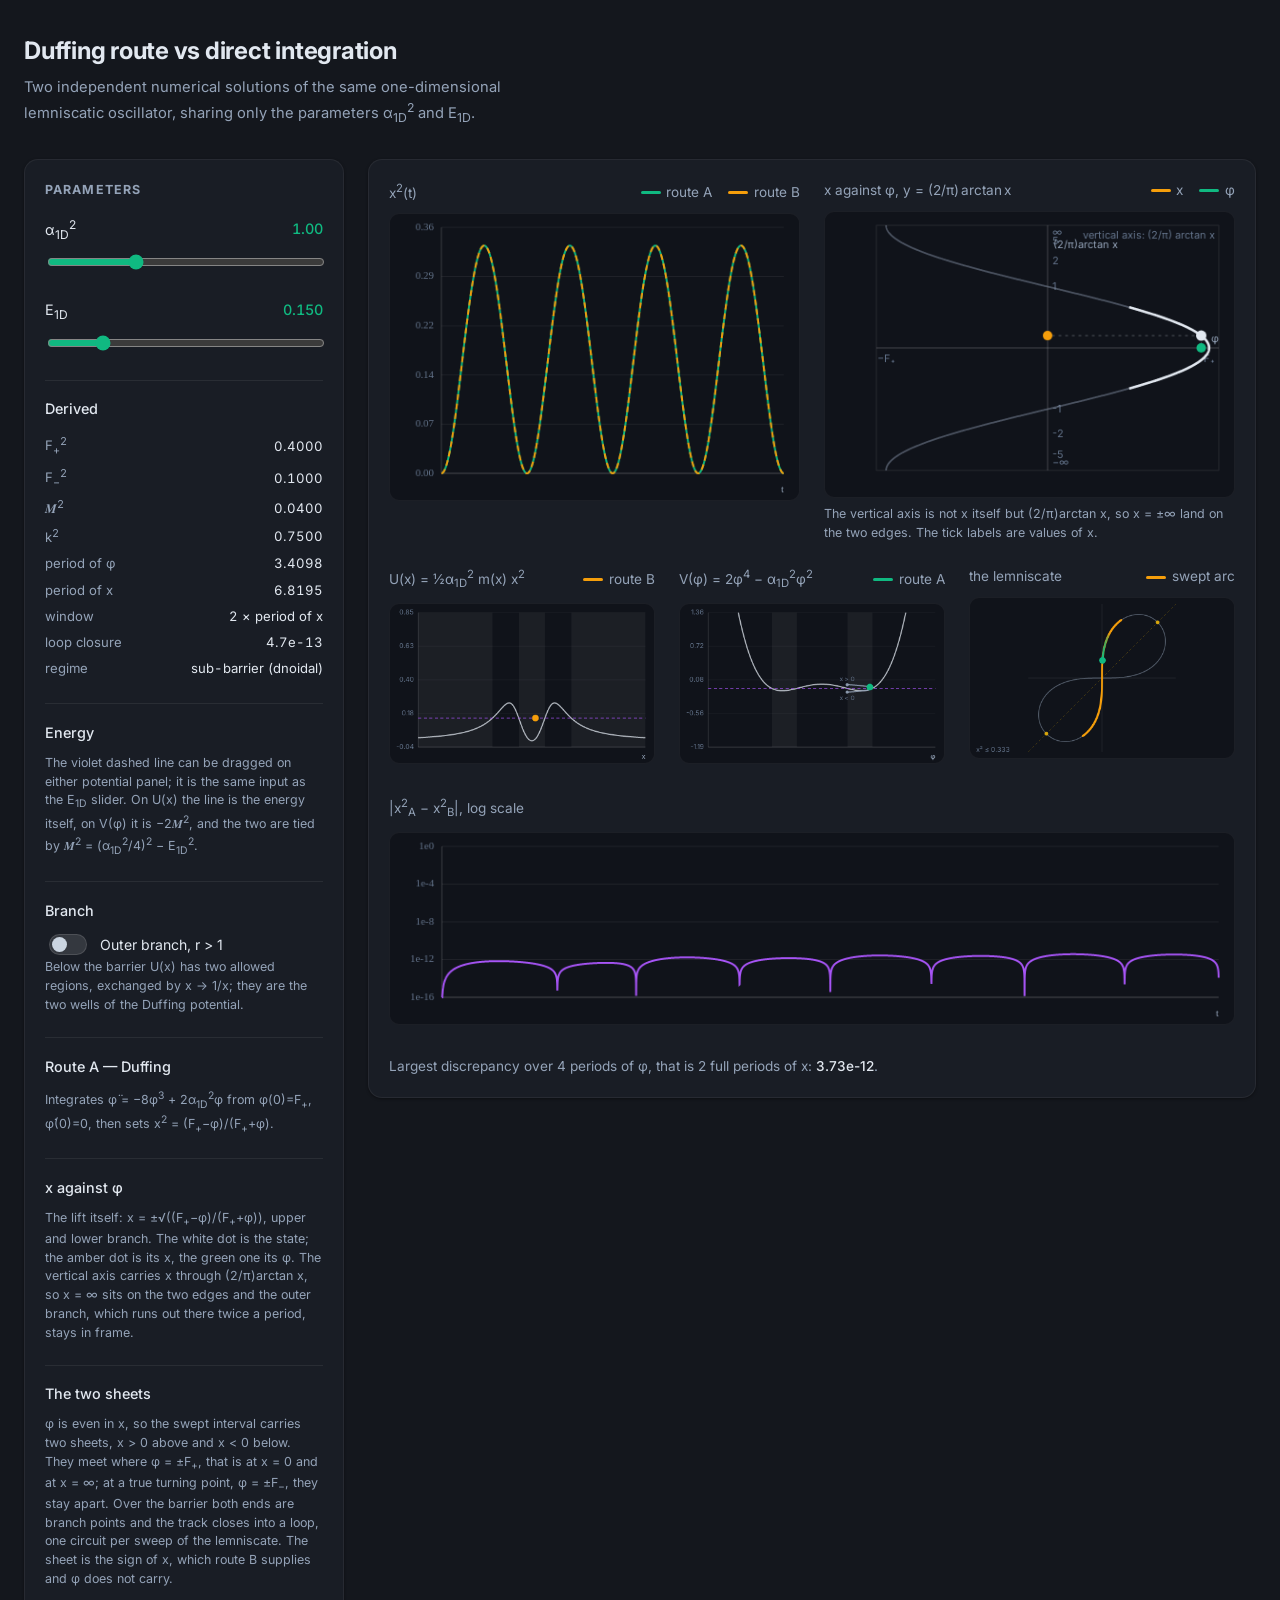
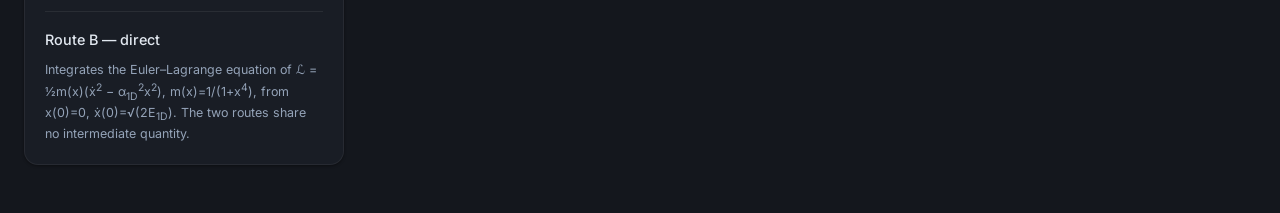
<file: duffing/index.html>
<!DOCTYPE html>
<html lang="en">
<head>
  <meta charset="UTF-8">
  <meta name="viewport" content="width=device-width, initial-scale=1.0">
  <title>Duffing vs Direct Integration of the Lemniscatic Oscillator</title>
  <link rel="stylesheet" href="style.css">
  <link href="https://fonts.googleapis.com/css2?family=Inter:wght@400;500;700&display=swap" rel="stylesheet">
</head>
<body>
  <header>
    <h1>Duffing route vs direct integration</h1>
    <p>
      Two independent numerical solutions of the same one-dimensional lemniscatic
      oscillator, sharing only the parameters
      &alpha;<sub>1D</sub><sup>2</sup> and E<sub>1D</sub>.
    </p>
  </header>

  <main class="container">
    <aside class="panel">
      <h2 class="section-title">Parameters</h2>

      <div class="control-group">
        <label>
          <span>&alpha;<sub>1D</sub><sup>2</sup></span>
          <span class="value-display" id="a2-val">1.00</span>
        </label>
        <div class="slider-container">
          <input type="range" id="a2-slider" min="0.10" max="3.00" step="0.01" value="1.00">
        </div>
      </div>

      <div class="control-group">
        <label>
          <span>E<sub>1D</sub></span>
          <span class="value-display" id="e-val">0.150</span>
        </label>
        <div class="slider-container">
          <input type="range" id="e-slider" min="0.005" max="0.80" step="0.005" value="0.150">
        </div>
      </div>

      <div class="info-group">
        <h3>Derived</h3>
        <table class="readout" id="readout"></table>
      </div>

      <div class="info-group">
        <h3>Energy</h3>
        <p class="hint">
          The violet dashed line can be dragged on either potential panel; it is
          the same input as the E<sub>1D</sub> slider. On U(x) the line is the
          energy itself, on V(&phi;) it is &minus;2&#119924;<sup>2</sup>, and the
          two are tied by &#119924;<sup>2</sup> = (&alpha;<sub>1D</sub><sup>2</sup>/4)<sup>2</sup>
          &minus; E<sub>1D</sub><sup>2</sup>.
        </p>
      </div>

      <div class="info-group">
        <h3>Branch</h3>
        <label class="toggle">
          <input type="checkbox" id="outer-toggle">
          <span>Outer branch, r &gt; 1</span>
        </label>
        <p class="hint">
          Below the barrier U(x) has two allowed regions, exchanged by
          x &rarr; 1/x; they are the two wells of the Duffing potential.
        </p>
      </div>

      <div class="info-group">
        <h3>Route A — Duffing</h3>
        <p class="hint">
          Integrates
          &phi;&#776; = &minus;8&phi;<sup>3</sup> + 2&alpha;<sub>1D</sub><sup>2</sup>&phi;
          from &phi;(0)=F<sub>+</sub>, &phi;&#775;(0)=0, then sets
          x<sup>2</sup> = (F<sub>+</sub>&minus;&phi;)/(F<sub>+</sub>+&phi;).
        </p>
      </div>

      <div class="info-group">
        <h3>x against &phi;</h3>
        <p class="hint">
          The lift itself: x = &plusmn;&radic;((F<sub>+</sub>&minus;&phi;)/(F<sub>+</sub>+&phi;)),
          upper and lower branch. The white dot is the state; the amber dot is
          its x, the green one its &phi;. The vertical axis carries x through
          (2/&pi;)arctan x, so x = &infin; sits on the two edges and the outer
          branch, which runs out there twice a period, stays in frame.
        </p>
      </div>

      <div class="info-group">
        <h3>The two sheets</h3>
        <p class="hint">
          &phi; is even in x, so the swept interval carries two sheets,
          x &gt; 0 above and x &lt; 0 below. They meet where
          &phi; = &plusmn;F<sub>+</sub>, that is at x = 0 and at x = &infin;;
          at a true turning point, &phi; = &plusmn;F<sub>&minus;</sub>, they stay
          apart. Over the barrier both ends are branch points and the track
          closes into a loop, one circuit per sweep of the lemniscate. The sheet
          is the sign of x, which route B supplies and &phi; does not carry.
        </p>
      </div>

      <div class="info-group">
        <h3>Route B — direct</h3>
        <p class="hint">
          Integrates the Euler&ndash;Lagrange equation of
          &#8466; = &frac12;m(x)(x&#775;<sup>2</sup> &minus;
          &alpha;<sub>1D</sub><sup>2</sup>x<sup>2</sup>),
          m(x)=1/(1+x<sup>4</sup>), from x(0)=0,
          x&#775;(0)=&radic;(2E<sub>1D</sub>).
          The two routes share no intermediate quantity.
        </p>
      </div>
    </aside>

    <section class="panel plots">
      <div class="plot-row">
        <div class="plot-block half">
          <div class="plot-title">
            <span>x<sup>2</sup>(t)</span>
            <span class="legend">
              <span class="key"><i style="background:#10b981"></i>route A</span>
              <span class="key"><i style="background:#f59e0b"></i>route B</span>
            </span>
          </div>
          <canvas id="canvas-x2" width="430" height="300"></canvas>
        </div>

        <div class="plot-block half">
          <div class="plot-title">
            <span>x against &phi;, y = (2/&pi;)&thinsp;arctan&thinsp;x</span>
            <span class="legend">
              <span class="key"><i style="background:#f59e0b"></i>x</span>
              <span class="key"><i style="background:#10b981"></i>&phi;</span>
            </span>
          </div>
          <canvas id="canvas-xphi" width="430" height="300"></canvas>
          <p class="hint">
            The vertical axis is not x itself but (2/&pi;)arctan x, so
            x = &plusmn;&infin; land on the two edges. The tick labels are
            values of x.
          </p>
        </div>
      </div>

      <div class="plot-row">
        <div class="plot-block half">
          <div class="plot-title">
            <span>U(x) = &frac12;&alpha;<sub>1D</sub><sup>2</sup> m(x) x<sup>2</sup></span>
            <span class="legend"><span class="key"><i style="background:#f59e0b"></i>route B</span></span>
          </div>
          <canvas id="canvas-ulem" width="430" height="260"></canvas>
        </div>

        <div class="plot-block half">
          <div class="plot-title">
            <span>V(&phi;) = 2&phi;<sup>4</sup> &minus; &alpha;<sub>1D</sub><sup>2</sup>&phi;<sup>2</sup></span>
            <span class="legend"><span class="key"><i style="background:#10b981"></i>route A</span></span>
          </div>
          <canvas id="canvas-uduf" width="430" height="260"></canvas>
        </div>

        <div class="plot-block half">
          <div class="plot-title">
            <span>the lemniscate</span>
            <span class="legend"><span class="key"><i style="background:#f59e0b"></i>swept arc</span></span>
          </div>
          <canvas id="canvas-lemni" width="430" height="260"></canvas>
        </div>
      </div>

      <div class="plot-block">
        <div class="plot-title"><span>|x<sup>2</sup><sub>A</sub> &minus; x<sup>2</sup><sub>B</sub>|, log scale</span></div>
        <canvas id="canvas-err" width="880" height="200"></canvas>
      </div>

      <p class="note" id="verdict"></p>
    </section>
  </main>

  <script src="script.js"></script>
</body>
</html>
</file>
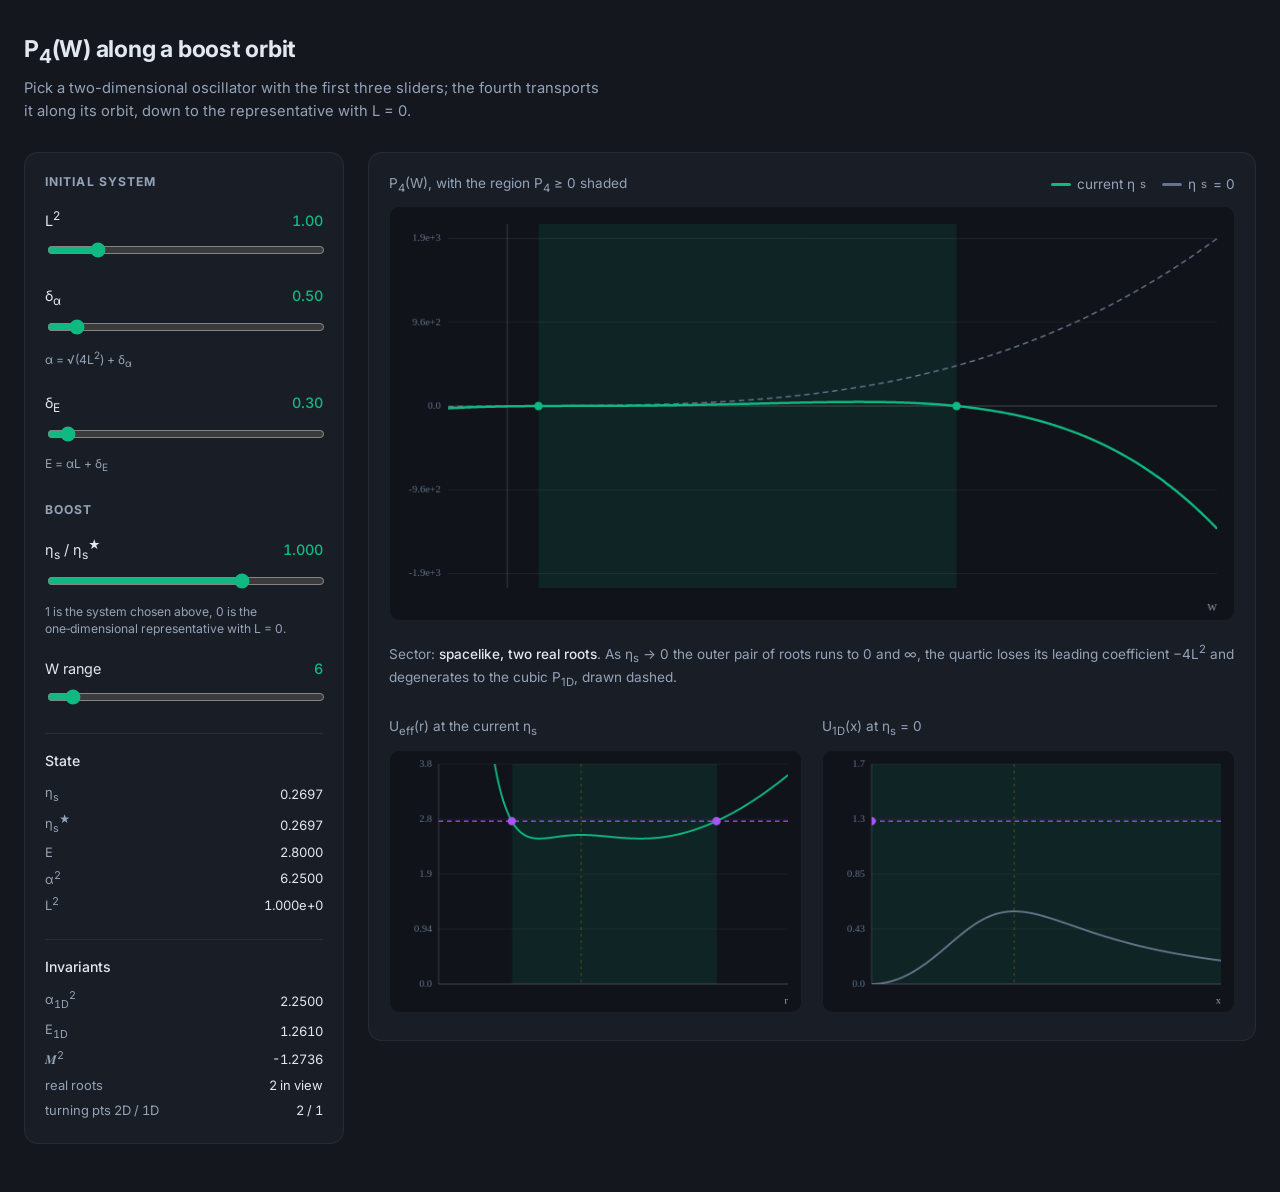
<file: P_4/index.html>
<!DOCTYPE html>
<html lang="en">
<head>
  <meta charset="UTF-8">
  <meta name="viewport" content="width=device-width, initial-scale=1.0">
  <title>P&#8324;(W) along a boost orbit</title>
  <link rel="stylesheet" href="style.css">
  <link href="https://fonts.googleapis.com/css2?family=Inter:wght@400;500;700&display=swap" rel="stylesheet">
</head>
<body>
  <header>
    <h1>P<sub>4</sub>(W) along a boost orbit</h1>
    <p>
      Pick a two-dimensional oscillator with the first three sliders; the fourth
      transports it along its orbit, down to the representative with L = 0.
    </p>
  </header>

  <main class="container">
    <aside class="panel">
      <h2 class="section-title">Initial system</h2>

      <div class="control-group">
        <label><span>L<sup>2</sup></span><span class="value-display" id="ll-val">1.00</span></label>
        <input type="range" id="ll" min="0.02" max="6" step="0.01" value="1.00">
      </div>

      <div class="control-group">
        <label><span>&delta;<sub>&alpha;</sub></span><span class="value-display" id="da-val">0.50</span></label>
        <input type="range" id="da" min="0" max="6" step="0.01" value="0.50">
        <p class="hint">&alpha; = &radic;(4L<sup>2</sup>) + &delta;<sub>&alpha;</sub></p>
      </div>

      <div class="control-group">
        <label><span>&delta;<sub>E</sub></span><span class="value-display" id="de-val">0.30</span></label>
        <input type="range" id="de" min="0" max="6" step="0.01" value="0.30">
        <p class="hint">E = &alpha;L + &delta;<sub>E</sub></p>
      </div>

      <h2 class="section-title" style="margin-top:1.6rem">Boost</h2>

      <div class="control-group">
        <label><span>&eta;<sub>s</sub> / &eta;<sub>s</sub><sup>&#9733;</sup></span><span class="value-display" id="s-val">1.000</span></label>
        <input type="range" id="s" min="0" max="1.4" step="0.001" value="1.000">
        <p class="hint">
          1 is the system chosen above, 0 is the one&#8209;dimensional
          representative with L = 0.
        </p>
      </div>

      <div class="control-group">
        <label><span>W range</span><span class="value-display" id="wm-val">6</span></label>
        <input type="range" id="wm" min="2" max="60" step="1" value="6">
      </div>

      <div class="info-group">
        <h3>State</h3>
        <table class="readout" id="state"></table>
      </div>

      <div class="info-group">
        <h3>Invariants</h3>
        <table class="readout" id="inv"></table>
      </div>
    </aside>

    <section class="panel plots">
      <div class="plot-title">
        <span>P<sub>4</sub>(W), with the region P<sub>4</sub> &ge; 0 shaded</span>
        <span class="legend">
          <span class="key"><i style="background:#10b981"></i>current &eta;<sub>s</sub></span>
          <span class="key"><i style="background:#64748b"></i>&eta;<sub>s</sub> = 0</span>
        </span>
      </div>
      <canvas id="cv" width="900" height="440"></canvas>
      <p class="note" id="verdict"></p>

      <div class="pot-row">
        <div class="pot-block">
          <div class="plot-title"><span>U<sub>eff</sub>(r) at the current &eta;<sub>s</sub></span></div>
          <canvas id="cv2d" width="440" height="280"></canvas>
        </div>
        <div class="pot-block">
          <div class="plot-title"><span>U<sub>1D</sub>(x) at &eta;<sub>s</sub> = 0</span></div>
          <canvas id="cv1d" width="440" height="280"></canvas>
        </div>
      </div>
    </section>
  </main>

  <script src="script.js"></script>
</body>
</html>
</file>
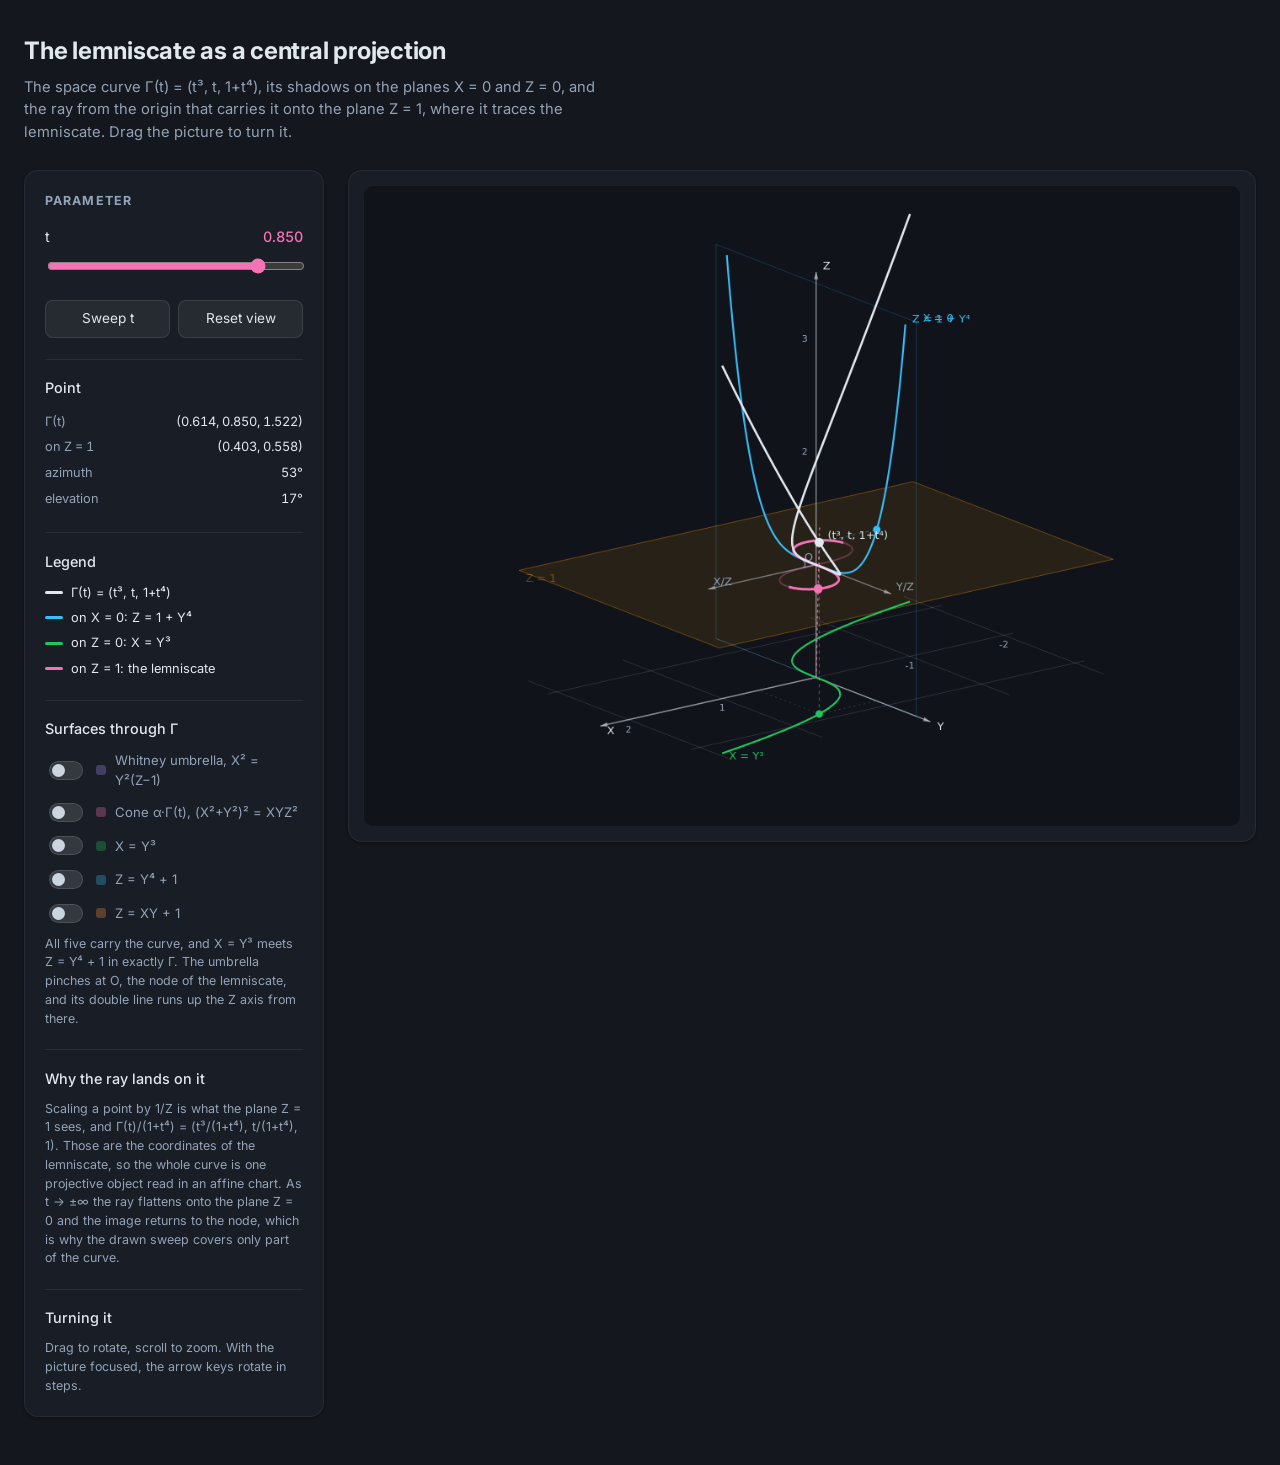
<file: lemn_projection/lemniscate-3d.html>
<!DOCTYPE html>
<html lang="en">
<head>
<meta charset="UTF-8">
<meta name="viewport" content="width=device-width, initial-scale=1.0">
<title>The lemniscate as a central projection of (t³, t, 1+t⁴)</title>
<link href="https://fonts.googleapis.com/css2?family=Inter:wght@400;500;700&display=swap" rel="stylesheet">
<style>
:root {
  --bg: #14171d;
  --panel: #191d25;
  --text-main: #e2e8f0;
  --text-muted: #94a3b8;
  --accent: #f472b6;
}
* { box-sizing: border-box; }
body {
  margin: 0;
  padding: 2rem 1.5rem 3rem;
  background: var(--bg);
  color: var(--text-main);
  font-family: 'Inter', system-ui, sans-serif;
  line-height: 1.55;
}
header { max-width: 1320px; margin: 0 auto 1.6rem; }
header h1 { margin: 0 0 0.4rem; font-size: 1.5rem; font-weight: 700; letter-spacing: -0.01em; }
header p { margin: 0; max-width: 66ch; color: var(--text-muted); font-size: 0.92rem; }
.container { max-width: 1320px; margin: 0 auto; display: flex; gap: 1.5rem; align-items: flex-start; }
.panel {
  background: var(--panel);
  border: 1px solid rgba(255,255,255,0.06);
  border-radius: 14px;
  padding: 1.25rem;
  box-shadow: 0 1px 3px rgba(0,0,0,0.4);
}
aside.panel { flex: 0 0 300px; }
.stage { flex: 1; min-width: 0; padding: 0.9rem; }
canvas {
  display: block;
  width: 100%;
  height: auto;
  border-radius: 10px;
  background: #10131a;
  border: 1px solid rgba(255,255,255,0.05);
  cursor: grab;
  touch-action: none;
}
canvas:active { cursor: grabbing; }
canvas:focus-visible { outline: 2px solid var(--accent); outline-offset: 2px; }
.section-title {
  margin: 0 0 1rem; font-size: 0.78rem; font-weight: 700;
  letter-spacing: 0.09em; text-transform: uppercase; color: var(--text-muted);
}
.control-group { margin-bottom: 1.2rem; }
.control-group label {
  display: flex; justify-content: space-between; align-items: baseline;
  margin-bottom: 0.5rem; font-size: 0.9rem;
}
.value { font-variant-numeric: tabular-nums; font-weight: 500; color: var(--accent); }
input[type="range"] { width: 100%; accent-color: var(--accent); cursor: pointer; }
.buttons { display: flex; gap: 0.5rem; }
button {
  flex: 1; padding: 0.45rem 0.6rem; font: inherit; font-size: 0.85rem;
  color: var(--text-main); background: rgba(255,255,255,0.06);
  border: 1px solid rgba(255,255,255,0.1); border-radius: 8px; cursor: pointer;
}
button:hover { background: rgba(255,255,255,0.11); }
.group { margin-top: 1.3rem; padding-top: 1.1rem; border-top: 1px solid rgba(255,255,255,0.07); }
.group h3 { margin: 0 0 0.6rem; font-size: 0.9rem; font-weight: 500; }
.hint { margin: 0; font-size: 0.78rem; line-height: 1.5; color: var(--text-muted); }
.readout { width: 100%; border-collapse: collapse; font-size: 0.8rem; font-variant-numeric: tabular-nums; }
.readout td { padding: 0.18rem 0; }
.readout td:first-child { color: var(--text-muted); }
.readout td:last-child { text-align: right; }
.key { display: flex; align-items: center; gap: 0.5rem; font-size: 0.8rem; margin-bottom: 0.35rem; }
.key i { width: 18px; height: 3px; border-radius: 2px; flex: none; }
.toggle {
  display: flex; align-items: center; gap: 0.6rem; cursor: pointer;
  user-select: none; font-size: 0.82rem; margin-bottom: 0.55rem;
  color: var(--text-muted);
}
.toggle input[type="checkbox"] {
  appearance: none; -webkit-appearance: none;
  width: 34px; height: 19px; border-radius: 999px;
  background: rgba(255,255,255,0.12);
  border: 1px solid rgba(255,255,255,0.12);
  position: relative; cursor: pointer; flex: none;
  transition: background 0.18s ease, border-color 0.18s ease;
}
.toggle input[type="checkbox"]::after {
  content: ""; position: absolute; top: 2px; left: 2px;
  width: 13px; height: 13px; border-radius: 50%; background: #cbd5e1;
  transition: transform 0.18s ease;
}
.toggle input[type="checkbox"]:checked {
  background: var(--sw, var(--accent));
  border-color: var(--sw, var(--accent));
}
.toggle input[type="checkbox"]:checked::after { transform: translateX(15px); background: #fff; }
.toggle input[type="checkbox"]:focus-visible { outline: 2px solid var(--sw, var(--accent)); outline-offset: 2px; }
.toggle input[type="checkbox"]:checked ~ span { color: var(--text-main); }
.swatch {
  width: 10px; height: 10px; border-radius: 3px; flex: none;
  background: var(--sw); opacity: 0.3; transition: opacity 0.18s ease;
}
.toggle input[type="checkbox"]:checked ~ .swatch { opacity: 1; }

@media (prefers-reduced-motion: reduce) {
  .toggle input[type="checkbox"], .toggle input[type="checkbox"]::after { transition: none; }
}

@media (max-width: 1000px) {
  .container { flex-direction: column; }
  aside.panel { flex: none; width: 100%; }
}
</style>
</head>
<body>
<header>
  <h1>The lemniscate as a central projection</h1>
  <p>
    The space curve &Gamma;(t) = (t³, t, 1+t⁴), its shadows on the planes X = 0 and Z = 0,
    and the ray from the origin that carries it onto the plane Z = 1, where it traces the
    lemniscate. Drag the picture to turn it.
  </p>
</header>

<main class="container">
  <aside class="panel">
    <h2 class="section-title">Parameter</h2>

    <div class="control-group">
      <label><span>t</span><span class="value" id="t-val">0.85</span></label>
      <input type="range" id="t-slider" min="-1.25" max="1.25" step="0.005" value="0.85">
    </div>

    <div class="buttons">
      <button id="play">Sweep t</button>
      <button id="reset">Reset view</button>
    </div>

    <div class="group">
      <h3>Point</h3>
      <table class="readout" id="readout"></table>
    </div>

    <div class="group">
      <h3>Legend</h3>
      <div class="key"><i style="background:#e2e8f0"></i>&Gamma;(t) = (t³, t, 1+t⁴)</div>
      <div class="key"><i style="background:#38bdf8"></i>on X = 0: Z = 1 + Y⁴</div>
      <div class="key"><i style="background:#22c55e"></i>on Z = 0: X = Y³</div>
      <div class="key"><i style="background:#f472b6"></i>on Z = 1: the lemniscate</div>
    </div>

    <div class="group">
      <h3>Surfaces through &Gamma;</h3>
      <label class="toggle" style="--sw:#a78bfa">
        <input type="checkbox" data-surf="umbrella">
        <span class="swatch"></span>
        <span>Whitney umbrella, X² = Y²(Z&minus;1)</span>
      </label>
      <label class="toggle" style="--sw:#f472b6">
        <input type="checkbox" data-surf="cone">
        <span class="swatch"></span>
        <span>Cone &alpha;&middot;&Gamma;(t), (X²+Y²)² = XYZ²</span>
      </label>
      <label class="toggle" style="--sw:#22c55e">
        <input type="checkbox" data-surf="cubic">
        <span class="swatch"></span>
        <span>X = Y³</span>
      </label>
      <label class="toggle" style="--sw:#38bdf8">
        <input type="checkbox" data-surf="quartic">
        <span class="swatch"></span>
        <span>Z = Y⁴ + 1</span>
      </label>
      <label class="toggle" style="--sw:#fb923c">
        <input type="checkbox" data-surf="saddle">
        <span class="swatch"></span>
        <span>Z = XY + 1</span>
      </label>
      <p class="hint">
        All five carry the curve, and X = Y³ meets Z = Y⁴ + 1 in exactly &Gamma;.
        The umbrella pinches at O, the node of the lemniscate, and its double line
        runs up the Z axis from there.
      </p>
    </div>

    <div class="group">
      <h3>Why the ray lands on it</h3>
      <p class="hint">
        Scaling a point by 1/Z is what the plane Z = 1 sees, and
        &Gamma;(t)/(1+t⁴) = (t³/(1+t⁴), t/(1+t⁴), 1). Those are the coordinates of the
        lemniscate, so the whole curve is one projective object read in an affine chart.
        As t &rarr; &plusmn;&infin; the ray flattens onto the plane Z = 0 and the image
        returns to the node, which is why the drawn sweep covers only part of the curve.
      </p>
    </div>

    <div class="group">
      <h3>Turning it</h3>
      <p class="hint">
        Drag to rotate, scroll to zoom. With the picture focused, the arrow keys rotate in
        steps.
      </p>
    </div>
  </aside>

  <section class="panel stage">
    <canvas id="scene" width="1040" height="760" tabindex="0"
            aria-label="Rotatable three-dimensional construction of the lemniscate"></canvas>
  </section>
</main>

<script>
const cv = document.getElementById('scene');
const ctx = cv.getContext('2d');
const W = cv.width, H = cv.height;

const T_MAX = 1.25;                  // |t| shown on the space curve
const CENTRE = [0.15, 0, 1.55];      // world point held at the centre of the frame

let az = 0.92, el = 0.30, scale = 140;
let tPar = 0.85, playing = false, playT0 = 0;

const COL = {
  gamma: '#e2e8f0',
  blue: '#38bdf8',
  green: '#22c55e',
  lemni: '#f472b6',
  plane: 'rgba(245,158,11,0.10)',
  planeEdge: 'rgba(245,158,11,0.38)',
  faint: 'rgba(255,255,255,0.13)',
  axis: 'rgba(226,232,240,0.55)',
  label: '#94a3b8',
  text: '#e2e8f0'
};

// ---------------------------------------------------------------- projection

let B = null;
function camera() {
  const ca = Math.cos(az), sa = Math.sin(az), ce = Math.cos(el), se = Math.sin(el);
  B = { f: [ce * ca, ce * sa, se], r: [-sa, ca, 0], u: [-se * ca, -se * sa, ce] };
}

function proj(p) {
  const dx = p[0] - CENTRE[0], dy = p[1] - CENTRE[1], dz = p[2] - CENTRE[2];
  return [
    W / 2 + (dx * B.r[0] + dy * B.r[1] + dz * B.r[2]) * scale,
    H / 2 - (dx * B.u[0] + dy * B.u[1] + dz * B.u[2]) * scale
  ];
}

// ------------------------------------------------------------------ drawing

function stroke(pts, colour, width, dash) {
  if (pts.length < 2) return;
  ctx.strokeStyle = colour;
  ctx.lineWidth = width;
  if (dash) ctx.setLineDash(dash);
  ctx.beginPath();
  pts.forEach((p, i) => {
    const [x, y] = proj(p);
    i ? ctx.lineTo(x, y) : ctx.moveTo(x, y);
  });
  ctx.stroke();
  if (dash) ctx.setLineDash([]);
}

function seg(a, b, colour, width, dash) { stroke([a, b], colour, width, dash); }

function quad(corners, fill, edge) {
  ctx.beginPath();
  corners.forEach((p, i) => {
    const [x, y] = proj(p);
    i ? ctx.lineTo(x, y) : ctx.moveTo(x, y);
  });
  ctx.closePath();
  if (fill) { ctx.fillStyle = fill; ctx.fill(); }
  if (edge) { ctx.strokeStyle = edge; ctx.lineWidth = 1; ctx.stroke(); }
}

function dot(p, colour, r) {
  const [x, y] = proj(p);
  ctx.fillStyle = colour;
  ctx.beginPath();
  ctx.arc(x, y, r, 0, Math.PI * 2);
  ctx.fill();
}

function label(p, text, colour, dx, dy, align) {
  const [x, y] = proj(p);
  ctx.fillStyle = colour;
  ctx.textAlign = align || 'left';
  ctx.textBaseline = 'middle';
  ctx.fillText(text, x + dx, y + dy);
}

function arrowTo(from, to, colour) {
  seg(from, to, colour, 1.4);
  const [x0, y0] = proj(from), [x1, y1] = proj(to);
  const a = Math.atan2(y1 - y0, x1 - x0);
  ctx.fillStyle = colour;
  ctx.beginPath();
  ctx.moveTo(x1, y1);
  ctx.lineTo(x1 - 9 * Math.cos(a - 0.3), y1 - 9 * Math.sin(a - 0.3));
  ctx.lineTo(x1 - 9 * Math.cos(a + 0.3), y1 - 9 * Math.sin(a + 0.3));
  ctx.fill();
}

// ------------------------------------------------------------------- curves

const gammaPts = (() => {
  const pts = [];
  for (let i = 0; i <= 400; i++) {
    const t = -T_MAX + 2 * T_MAX * i / 400;
    pts.push([t ** 3, t, 1 + t ** 4]);
  }
  return pts;
})();

const shadowX0 = gammaPts.map(([, y, z]) => [0, y, z]);   // onto the plane X = 0
const shadowZ0 = gammaPts.map(([x, y]) => [x, y, 0]);      // onto the plane Z = 0

// The lemniscate, sampled evenly in u = arctan(t) so that the parameter does not
// pile up near the node; u reaches the node from the far side as t -> infinity.
function lemniArc(uFrom, uTo, n) {
  const pts = [];
  for (let i = 0; i <= n; i++) {
    const t = Math.tan(uFrom + (uTo - uFrom) * i / n);
    const d = 1 + t ** 4;
    pts.push([t ** 3 / d, t / d, 1]);
  }
  return pts;
}
const uMax = Math.atan(T_MAX);
const lemniFull = [lemniArc(-1.5705, -uMax, 200), lemniArc(uMax, 1.5705, 200)];
const lemniSwept = lemniArc(-uMax, uMax, 260);

// ------------------------------------------------------------------ surfaces

const sub = (a, b) => [a[0] - b[0], a[1] - b[1], a[2] - b[2]];
const cross = (a, b) => [a[1] * b[2] - a[2] * b[1],
                         a[2] * b[0] - a[0] * b[2],
                         a[0] * b[1] - a[1] * b[0]];
function unit(v) {
  const L = Math.hypot(v[0], v[1], v[2]) || 1;
  return [v[0] / L, v[1] / L, v[2] / L];
}

// A quad mesh over the unit square, with the facet normal and centroid kept in
// world coordinates so that only the depth has to be recomputed when the view
// turns. keep() drops the facets that leave the drawing box.
function mesh(nu, nv, f, keep) {
  const grid = [];
  for (let i = 0; i <= nu; i++) {
    const row = [];
    for (let j = 0; j <= nv; j++) row.push(f(i / nu, j / nv));
    grid.push(row);
  }
  const out = [];
  for (let i = 0; i < nu; i++) {
    for (let j = 0; j < nv; j++) {
      const q = [grid[i][j], grid[i + 1][j], grid[i + 1][j + 1], grid[i][j + 1]];
      if (keep && !q.every(keep)) continue;
      out.push({
        q,
        n: unit(cross(sub(q[2], q[0]), sub(q[3], q[1]))),
        c: [(q[0][0] + q[2][0]) / 2, (q[0][1] + q[2][1]) / 2, (q[0][2] + q[2][2]) / 2]
      });
    }
  }
  return out;
}

// Every one of these carries Gamma. The umbrella (uv, u, 1+v²) takes it at
// u = t, v = t²; the cone is the union of the rays through it; the last three
// are the two cylinders over the shadows and the saddle Z = XY + 1, which holds
// the curve because t³·t = t⁴.
const SURF = {
  umbrella: {
    colour: '167,139,250', on: false, mesh: null,
    build: () => mesh(34, 34, (a, b) => {
      const u = -1.3 + 2.6 * a, v = -1.58 + 3.16 * b;
      return [u * v, u, 1 + v * v];
    })
  },
  cone: {
    colour: '244,114,182', on: false, mesh: null,
    // The fan of rays from the vertex out to the curve, alpha * Gamma(t) with
    // 0 <= alpha <= 1. The same quartic cone, but ruled by the rays themselves
    // and cut off at Gamma, so the lemniscate sits inside it as the section
    // alpha = 1/(1+t⁴), where the rays cross the plane Z = 1.
    build: () => mesh(16, 96, (a, b) => {
      const t = -T_MAX + 2 * T_MAX * b;
      return [a * t ** 3, a * t, a * (1 + t ** 4)];
    })
  },
  cubic: {
    colour: '34,197,94', on: false, mesh: null,
    build: () => mesh(28, 18, (a, b) => {
      const y = -1.28 + 2.56 * a;
      return [y ** 3, y, 3.5 * b];
    })
  },
  quartic: {
    colour: '56,189,248', on: false, mesh: null,
    build: () => mesh(28, 18, (a, b) => {
      const y = -1.257 + 2.514 * a;
      return [-2.1 + 4.2 * b, y, 1 + y ** 4];
    })
  },
  saddle: {
    colour: '251,146,60', on: false, mesh: null,
    build: () => mesh(30, 30, (a, b) => {
      const x = -2.1 + 4.2 * a, y = -1.4 + 2.8 * b;
      return [x, y, 1 + x * y];
    }, (p) => p[2] >= 0 && p[2] <= 3.5)
  }
};

function drawSurfaces() {
  const facets = [];
  for (const key in SURF) {
    const S = SURF[key];
    if (!S.on) continue;
    if (!S.mesh) S.mesh = S.build();
    for (const f of S.mesh) {
      facets.push({
        f,
        colour: S.colour,
        depth: f.c[0] * B.f[0] + f.c[1] * B.f[1] + f.c[2] * B.f[2]
      });
    }
  }
  if (!facets.length) return;

  facets.sort((p, q) => p.depth - q.depth);       // far side first
  ctx.lineWidth = 0.6;
  for (const item of facets) {
    const n = item.f.n;
    const lit = Math.abs(n[0] * B.f[0] + n[1] * B.f[1] + n[2] * B.f[2]);
    const shade = 0.45 + 0.55 * lit;              // edge-on facets stay fainter
    ctx.fillStyle = `rgba(${item.colour},${(0.14 * shade).toFixed(3)})`;
    ctx.strokeStyle = `rgba(${item.colour},${(0.20 * shade).toFixed(3)})`;
    ctx.beginPath();
    item.f.q.forEach((p, i) => {
      const [x, y] = proj(p);
      i ? ctx.lineTo(x, y) : ctx.moveTo(x, y);
    });
    ctx.closePath();
    ctx.fill();
    ctx.stroke();
  }
}

// --------------------------------------------------------------------- scene

function draw() {
  camera();
  ctx.clearRect(0, 0, W, H);
  ctx.font = '13px Inter, system-ui, sans-serif';

  const t = tPar, z = 1 + t ** 4;
  const P = [t ** 3, t, z];              // on the space curve
  const Pz = [t ** 3, t, 0];             // its shadow on the floor
  const Px = [0, t, z];                  // its shadow on the plane X = 0
  const Pl = [t ** 3 / z, t / z, 1];     // where the ray meets the plane Z = 1

  // floor grid
  for (let x = -2; x <= 2; x++) seg([x, -1.4, 0], [x, 1.4, 0], COL.faint, 1);
  for (let y = -1; y <= 1; y++) seg([-2.1, y, 0], [2.1, y, 0], COL.faint, 1);

  // the plane X = 0, drawn as an outline so the curves behind it stay visible
  quad([[0, -1.4, 0], [0, 1.4, 0], [0, 1.4, 3.5], [0, -1.4, 3.5]],
       null, 'rgba(56,189,248,0.22)');
  label([0, 1.4, 3.5], 'X = 0', COL.blue, 8, -4);

  // the plane Z = 1 and its own coordinate frame
  quad([[-2.1, -1.4, 1], [2.1, -1.4, 1], [2.1, 1.4, 1], [-2.1, 1.4, 1]],
       COL.plane, COL.planeEdge);
  label([2.1, -1.4, 1], 'Z = 1', COL.planeEdge, 8, 10);
  arrowTo([0, 0, 1], [1.15, 0, 1], 'rgba(226,232,240,0.45)');
  arrowTo([0, 0, 1], [0, 1.05, 1], 'rgba(226,232,240,0.45)');
  label([1.15, 0, 1], 'X/Z', COL.label, 6, -8);
  label([0, 1.05, 1], 'Y/Z', COL.label, 6, -8);
  label([0, 0, 1], 'O', COL.label, -14, -8);

  // ambient axes
  arrowTo([0, 0, 0], [2.3, 0, 0], COL.axis);
  arrowTo([0, 0, 0], [0, 1.6, 0], COL.axis);
  arrowTo([0, 0, 0], [0, 0, 3.6], COL.axis);
  label([2.3, 0, 0], 'X', COL.text, 8, 6);
  label([0, 1.6, 0], 'Y', COL.text, 8, 6);
  label([0, 0, 3.6], 'Z', COL.text, 8, -6);
  ctx.font = '11px Inter, system-ui, sans-serif';
  for (let x = -2; x <= 2; x++) if (x) label([x, 0, 0], String(x), COL.label, 0, 12, 'center');
  for (let zz = 1; zz <= 3; zz++) label([0, 0, zz], String(zz), COL.label, -10, 0, 'right');
  ctx.font = '13px Inter, system-ui, sans-serif';

  // surfaces go under the curves, so the curves stay legible through them
  drawSurfaces();
  if (SURF.umbrella.on) dot([0, 0, 1], '#a78bfa', 4);

  // shadows, then the curve itself
  stroke(shadowZ0, COL.green, 2.2);
  stroke(shadowX0, COL.blue, 2.2);
  lemniFull.forEach((arc) => stroke(arc, 'rgba(244,114,182,0.30)', 2));
  stroke(lemniSwept, COL.lemni, 3);
  stroke(gammaPts, COL.gamma, 2.6);

  label(shadowZ0[shadowZ0.length - 1], 'X = Y³', COL.green, 8, 4);
  label(shadowX0[shadowX0.length - 1], 'Z = 1 + Y⁴', COL.blue, 8, -6);

  // the ray from the origin, continued a little past the curve
  seg([0, 0, 0], [P[0] * 1.12, P[1] * 1.12, P[2] * 1.12], 'rgba(244,114,182,0.85)', 1.5, [3, 4]);

  // drops from the point to its two shadows, and from the floor point to the axes
  seg(P, Pz, 'rgba(226,232,240,0.35)', 1, [4, 4]);
  seg(P, Px, 'rgba(56,189,248,0.45)', 1, [4, 4]);
  seg(Pz, [t ** 3, 0, 0], 'rgba(226,232,240,0.22)', 1, [2, 4]);
  seg(Pz, [0, t, 0], 'rgba(226,232,240,0.22)', 1, [2, 4]);

  dot(Pz, COL.green, 4.5);
  dot(Px, COL.blue, 4.5);
  dot(Pl, COL.lemni, 5.5);
  dot(P, COL.gamma, 5.5);
  label(P, '(t³, t, 1+t⁴)', COL.gamma, 10, -8);

  ctx.textAlign = 'left';
  ctx.textBaseline = 'alphabetic';
}

// ------------------------------------------------------------------ readout

function refresh() {
  const t = tPar, z = 1 + t ** 4;
  document.getElementById('t-val').textContent = t.toFixed(3);
  document.getElementById('readout').innerHTML = `
    <tr><td>&Gamma;(t)</td><td>(${(t ** 3).toFixed(3)}, ${t.toFixed(3)}, ${z.toFixed(3)})</td></tr>
    <tr><td>on Z = 1</td><td>(${(t ** 3 / z).toFixed(3)}, ${(t / z).toFixed(3)})</td></tr>
    <tr><td>azimuth</td><td>${(az * 180 / Math.PI).toFixed(0)}&deg;</td></tr>
    <tr><td>elevation</td><td>${(el * 180 / Math.PI).toFixed(0)}&deg;</td></tr>`;
  draw();
}

// -------------------------------------------------------------- interaction

let dragging = false, lastX = 0, lastY = 0;

cv.addEventListener('pointerdown', (e) => {
  dragging = true;
  cv.setPointerCapture(e.pointerId);
  const k = cv.width / cv.getBoundingClientRect().width;
  lastX = e.clientX * k; lastY = e.clientY * k;
  e.preventDefault();
});

cv.addEventListener('pointermove', (e) => {
  if (!dragging) return;
  const k = cv.width / cv.getBoundingClientRect().width;
  const x = e.clientX * k, y = e.clientY * k;
  az -= (x - lastX) * 0.005;
  el = Math.max(-1.45, Math.min(1.45, el + (y - lastY) * 0.004));
  lastX = x; lastY = y;
  refresh();
});

const release = (e) => {
  if (!dragging) return;
  dragging = false;
  if (cv.hasPointerCapture(e.pointerId)) cv.releasePointerCapture(e.pointerId);
};
cv.addEventListener('pointerup', release);
cv.addEventListener('pointercancel', release);

cv.addEventListener('wheel', (e) => {
  e.preventDefault();
  scale = Math.max(60, Math.min(420, scale * Math.exp(-e.deltaY * 0.0012)));
  refresh();
}, { passive: false });

cv.addEventListener('keydown', (e) => {
  const step = 0.08;
  if (e.key === 'ArrowLeft') az += step;
  else if (e.key === 'ArrowRight') az -= step;
  else if (e.key === 'ArrowUp') el = Math.min(1.45, el + step);
  else if (e.key === 'ArrowDown') el = Math.max(-1.45, el - step);
  else return;
  e.preventDefault();
  refresh();
});

const slider = document.getElementById('t-slider');
slider.addEventListener('input', (e) => {
  tPar = parseFloat(e.target.value);
  playing = false;
  document.getElementById('play').textContent = 'Sweep t';
  refresh();
});

document.getElementById('play').addEventListener('click', (e) => {
  playing = !playing;
  e.target.textContent = playing ? 'Stop' : 'Sweep t';
  if (playing) { playT0 = performance.now(); requestAnimationFrame(tick); }
});

document.querySelectorAll('[data-surf]').forEach((box) => {
  box.addEventListener('change', () => {
    SURF[box.dataset.surf].on = box.checked;
    refresh();
  });
});

document.getElementById('reset').addEventListener('click', () => {
  az = 0.92; el = 0.30; scale = 140;
  refresh();
});

function tick(now) {
  if (!playing) return;
  tPar = T_MAX * Math.sin((now - playT0) / 4200);
  slider.value = String(tPar);
  refresh();
  requestAnimationFrame(tick);
}

refresh();
</script>
</body>
</html>
</file>
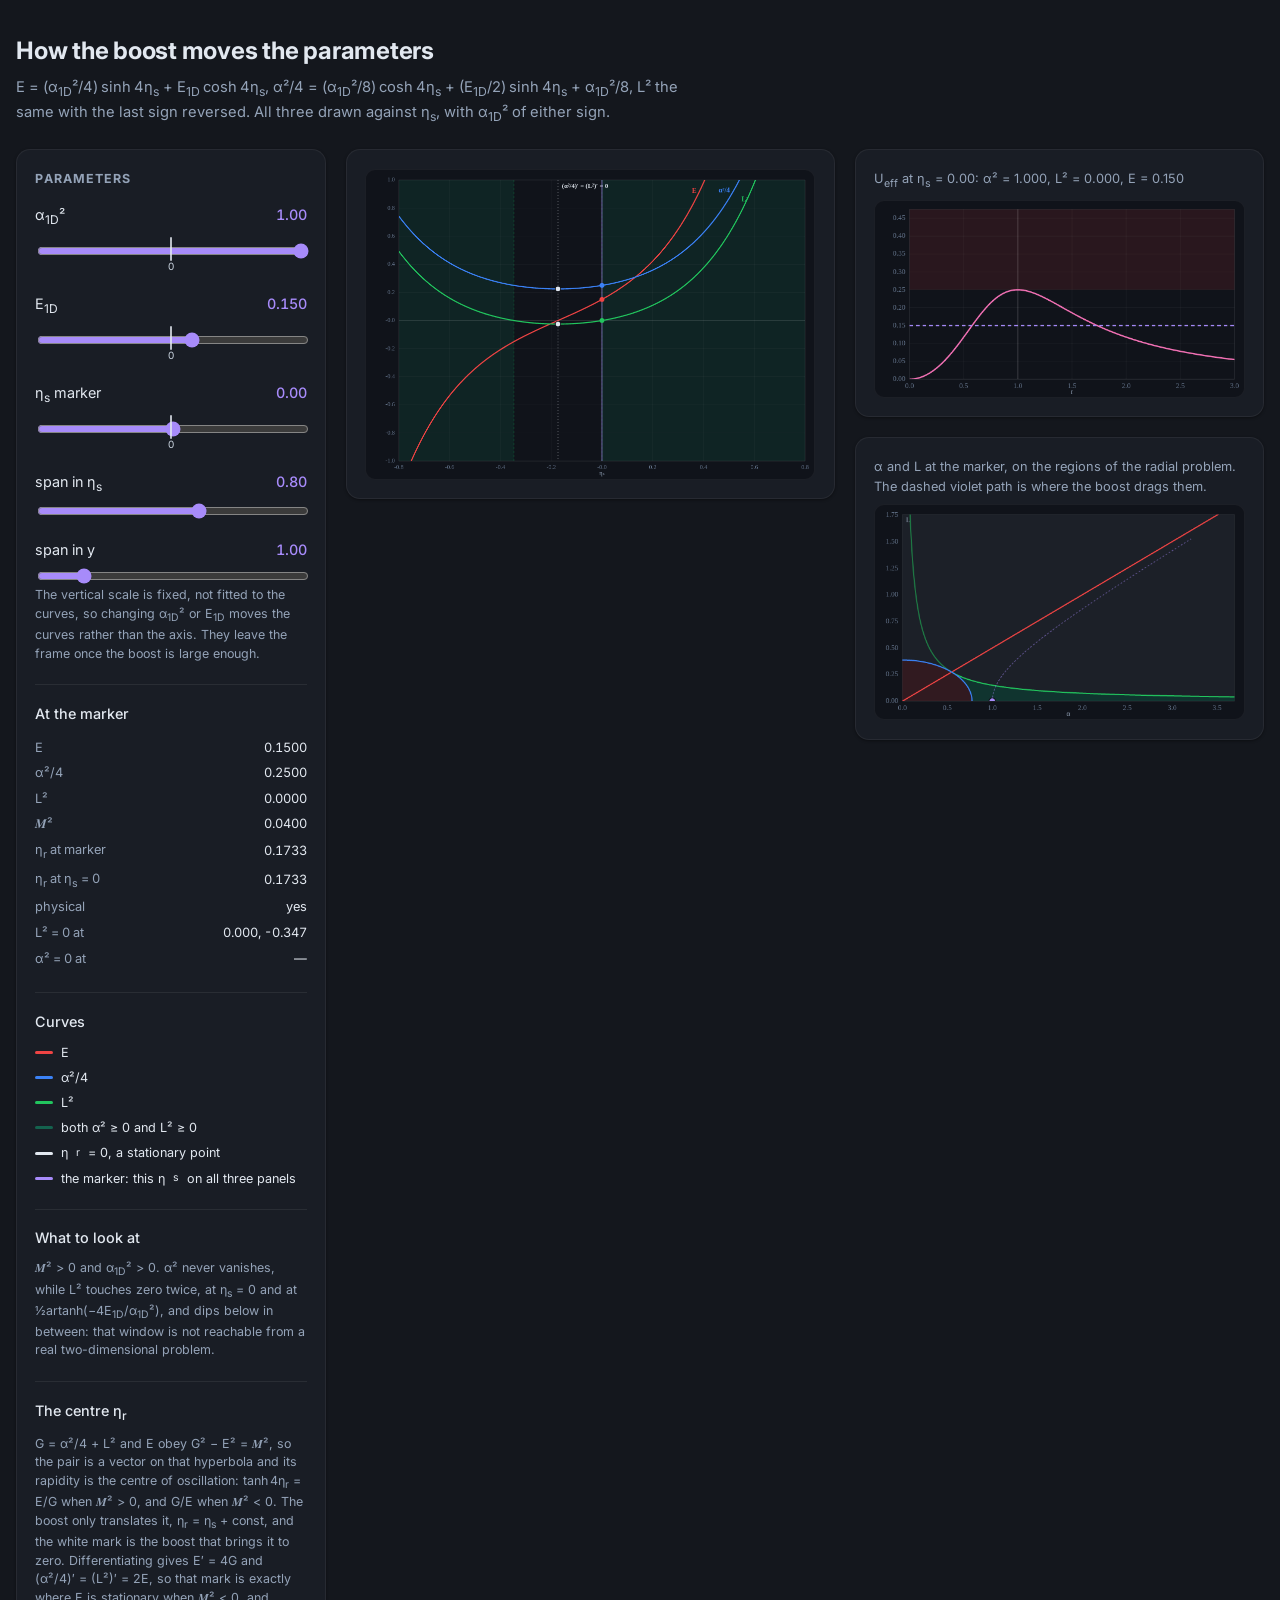
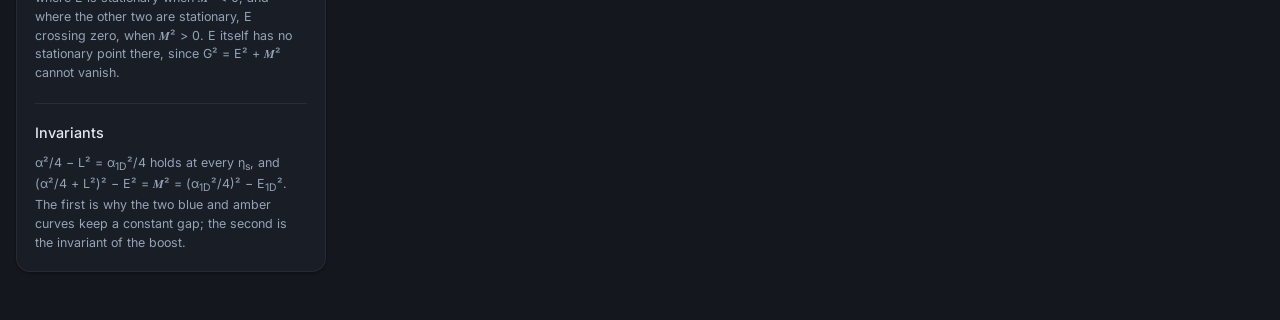
<file: params(eta_s)/params.html>
<!DOCTYPE html>
<html lang="en">
<head>
<meta charset="UTF-8">
<meta name="viewport" content="width=device-width, initial-scale=1.0">
<title>Boost of the parameters: E, α²/4 and L² against η_s</title>
<link href="https://fonts.googleapis.com/css2?family=Inter:wght@400;500;700&display=swap" rel="stylesheet">
<style>
:root {
  --bg: #14171d; --panel: #191d25;
  --text-main: #e2e8f0; --text-muted: #94a3b8; --accent: #a78bfa;
}
* { box-sizing: border-box; }
body {
  margin: 0; padding: 2rem 1rem 3rem; background: var(--bg); color: var(--text-main);
  font-family: 'Inter', system-ui, sans-serif; line-height: 1.55;
}
header { max-width: 1500px; margin: 0 auto 1.5rem; }
header h1 { margin: 0 0 0.4rem; font-size: 1.5rem; font-weight: 700; letter-spacing: -0.01em; }
header p { margin: 0; max-width: 74ch; color: var(--text-muted); font-size: 0.92rem; }
.container { max-width: 1500px; margin: 0 auto; display: flex; gap: 1.25rem; align-items: flex-start; }
.panel {
  background: var(--panel); border: 1px solid rgba(255,255,255,0.06);
  border-radius: 14px; padding: 1.15rem; box-shadow: 0 1px 3px rgba(0,0,0,0.4);
}
aside.panel { flex: 0 0 310px; }
.stage { flex: 1; min-width: 0; display: flex; gap: 1.25rem; align-items: flex-start; }
.stage > .left { flex: 1.1; min-width: 0; }
.stage > .right { flex: 1; min-width: 0; display: flex; flex-direction: column; gap: 1.25rem; }
.cap { margin: 0 0 0.5rem; font-size: 0.8rem; color: var(--text-muted); }
@media (max-width: 1250px) { .stage { flex-direction: column; } }
canvas {
  display: block; width: 100%; height: auto; background: #10131a;
  border: 1px solid rgba(255,255,255,0.05); border-radius: 10px; touch-action: none;
}
.section-title {
  margin: 0 0 1rem; font-size: 0.78rem; font-weight: 700;
  letter-spacing: 0.09em; text-transform: uppercase; color: var(--text-muted);
}
.control-group { margin-bottom: 1.2rem; }
.control-group label {
  display: flex; justify-content: space-between; align-items: baseline;
  margin-bottom: 0.45rem; font-size: 0.9rem;
}
.value { font-variant-numeric: tabular-nums; font-weight: 500; color: var(--accent); }
input[type="range"] { width: 100%; accent-color: var(--accent); cursor: pointer; display: block; }

/* A tick at the value zero on the two-sided sliders. --zero is the fraction of
   the track, and the track itself is inset by half a thumb at each end. */
.slider-wrap { position: relative; padding: 4px 0 13px; }
.slider-wrap .zero {
  position: absolute; top: 0; bottom: 13px;
  left: calc(8px + (100% - 16px) * var(--zero));
  width: 2px; margin-left: -1px; border-radius: 1px;
  background: rgba(226,232,240,0.8); pointer-events: none;
}
.slider-wrap .zero::after {
  content: '0'; position: absolute; top: 100%; left: 50%;
  transform: translateX(-50%);
  font-size: 10px; line-height: 1.1; color: #cbd5e1;
}
.group { margin-top: 1.3rem; padding-top: 1.1rem; border-top: 1px solid rgba(255,255,255,0.07); }
.group h3 { margin: 0 0 0.6rem; font-size: 0.9rem; font-weight: 500; }
.hint { margin: 0; font-size: 0.78rem; line-height: 1.5; color: var(--text-muted); }
.readout { width: 100%; border-collapse: collapse; font-size: 0.8rem; font-variant-numeric: tabular-nums; }
.readout td { padding: 0.18rem 0; }
.readout td:first-child { color: var(--text-muted); }
.readout td:last-child { text-align: right; }
.key { display: flex; align-items: center; gap: 0.5rem; font-size: 0.79rem; margin-bottom: 0.35rem; }
.key i { width: 18px; height: 3px; border-radius: 2px; flex: none; }
@media (max-width: 1000px) { .container { flex-direction: column; } aside.panel { flex: none; width: 100%; } }
</style>
</head>
<body>
<header>
  <h1>How the boost moves the parameters</h1>
  <p>
    E = (&alpha;<sub>1D</sub>²/4)&thinsp;sinh&thinsp;4&eta;<sub>s</sub> + E<sub>1D</sub>&thinsp;cosh&thinsp;4&eta;<sub>s</sub>,
    &alpha;²/4 = (&alpha;<sub>1D</sub>²/8)&thinsp;cosh&thinsp;4&eta;<sub>s</sub> + (E<sub>1D</sub>/2)&thinsp;sinh&thinsp;4&eta;<sub>s</sub> + &alpha;<sub>1D</sub>²/8,
    L² the same with the last sign reversed. All three drawn against &eta;<sub>s</sub>,
    with &alpha;<sub>1D</sub>² of either sign.
  </p>
</header>

<main class="container">
  <aside class="panel">
    <h2 class="section-title">Parameters</h2>

    <div class="control-group">
      <label><span>&alpha;<sub>1D</sub>²</span><span class="value" id="a1-val">1.00</span></label>
      <div class="slider-wrap">
          <input type="range" id="a1-slider" min="-1" max="1" step="0.01" value="1">
          <span class="zero" style="--zero:0.5000"></span>
        </div>
    </div>

    <div class="control-group">
      <label><span>E<sub>1D</sub></span><span class="value" id="e1-val">0.150</span></label>
      <div class="slider-wrap">
          <input type="range" id="e1-slider" min="-1" max="1" step="0.005" value="0.15">
          <span class="zero" style="--zero:0.5000"></span>
        </div>
    </div>

    <div class="control-group">
      <label><span>&eta;<sub>s</sub> marker</span><span class="value" id="hs-val">0.00</span></label>
      <div class="slider-wrap">
          <input type="range" id="hs-slider" min="-0.8" max="0.8" step="0.005" value="0">
          <span class="zero" style="--zero:0.5000"></span>
        </div>
    </div>

    <div class="control-group">
      <label><span>span in &eta;<sub>s</sub></span><span class="value" id="sp-val">0.80</span></label>
      <input type="range" id="sp-slider" min="0.2" max="1.2" step="0.01" value="0.8">
    </div>

    <div class="control-group">
      <label><span>span in y</span><span class="value" id="spy-val">1.00</span></label>
      <input type="range" id="spy-slider" min="0.1" max="6" step="0.05" value="1">
      <p class="hint">
        The vertical scale is fixed, not fitted to the curves, so changing
        &alpha;<sub>1D</sub>&sup2; or E<sub>1D</sub> moves the curves rather than
        the axis. They leave the frame once the boost is large enough.
      </p>
    </div>

    <div class="group">
      <h3>At the marker</h3>
      <table class="readout" id="readout"></table>
    </div>

    <div class="group">
      <h3>Curves</h3>
      <div class="key"><i style="background:#ef4444"></i>E</div>
      <div class="key"><i style="background:#3b82f6"></i>&alpha;²/4</div>
      <div class="key"><i style="background:#22c55e"></i>L²</div>
      <div class="key"><i style="background:rgba(16,185,129,0.45)"></i>both &alpha;² &ge; 0 and L² &ge; 0</div>
      <div class="key"><i style="background:#e2e8f0"></i>&eta;<sub>r</sub> = 0, a stationary point</div>
      <div class="key"><i style="background:#a78bfa"></i>the marker: this &eta;<sub>s</sub> on all three panels</div>
    </div>

    <div class="group">
      <h3>What to look at</h3>
      <p class="hint" id="story"></p>
    </div>

    <div class="group">
      <h3>The centre &eta;<sub>r</sub></h3>
      <p class="hint">
        G = &alpha;&sup2;/4 + L&sup2; and E obey G&sup2; &minus; E&sup2; = &#119924;&sup2;,
        so the pair is a vector on that hyperbola and its rapidity is the centre
        of oscillation: tanh&thinsp;4&eta;<sub>r</sub> = E/G when &#119924;&sup2; &gt; 0,
        and G/E when &#119924;&sup2; &lt; 0. The boost only translates it,
        &eta;<sub>r</sub> = &eta;<sub>s</sub> + const, and the white mark is the boost
        that brings it to zero. Differentiating gives E&prime; = 4G and
        (&alpha;&sup2;/4)&prime; = (L&sup2;)&prime; = 2E, so that mark is exactly
        where E is stationary when &#119924;&sup2; &lt; 0, and where the other two
        are stationary, E crossing zero, when &#119924;&sup2; &gt; 0. E itself has no
        stationary point there, since G&sup2; = E&sup2; + &#119924;&sup2; cannot vanish.
      </p>
    </div>

    <div class="group">
      <h3>Invariants</h3>
      <p class="hint">
        &alpha;²/4 &minus; L² = &alpha;<sub>1D</sub>²/4 holds at every &eta;<sub>s</sub>,
        and (&alpha;²/4 + L²)² &minus; E² = &#119924;² = (&alpha;<sub>1D</sub>²/4)²
        &minus; E<sub>1D</sub>². The first is why the two blue and amber curves
        keep a constant gap; the second is the invariant of the boost.
      </p>
    </div>
  </aside>

  <section class="stage">
    <div class="panel left">
      <canvas id="plot" width="900" height="620"></canvas>
    </div>
    <div class="right">
      <div class="panel">
        <p class="cap" id="ueff-cap"></p>
        <canvas id="ueff" width="620" height="330"></canvas>
      </div>
      <div class="panel">
        <p class="cap">&alpha; and L at the marker, on the regions of the radial problem. The
      dashed violet path is where the boost drags them.</p>
        <canvas id="plane" width="620" height="360"></canvas>
      </div>
    </div>
  </section>
</main>

<script>
let A1 = 1, E1 = 0.15, HS = 0, SPAN = 0.8, SPANY = 1;

// A = alpha_1D^2 / 4 is the natural group of the transformation: the three
// quantities are A sinh + E1 cosh, (G + A)/2 and (G - A)/2 with
// G = A cosh 4eta + E1 sinh 4eta.
const vals = (h) => {
    const A = A1 / 4, c = Math.cosh(4 * h), s = Math.sinh(4 * h);
    const G = A * c + E1 * s;
    return { E: A * s + E1 * c, G, aq: (G + A) / 2, L2: (G - A) / 2 };
};

// Where L^2 and alpha^2 vanish. Both follow from factoring with half angles:
// G - A = 2 sinh2h (A sinh2h + E1 cosh2h)  ->  h = 0 always, and tanh2h = -E1/A
// G + A = 2 cosh2h (A cosh2h + E1 sinh2h)  ->  tanh2h = -A/E1
// so the extra roots exist only when M^2 > 0 and M^2 < 0 respectively.
function roots() {
    const A = A1 / 4;
    const out = { zeroL: [0], zeroA: [] };
    if (A !== 0 && Math.abs(E1) < Math.abs(A)) out.zeroL.push(0.5 * Math.atanh(-E1 / A));
    if (E1 !== 0 && Math.abs(A) < Math.abs(E1)) out.zeroA.push(0.5 * Math.atanh(-A / E1));
    return out;
}

// The pair (G, E) with G = alpha^2/4 + L^2 satisfies G^2 - E^2 = M^2, so a
// boost only rotates it along that hyperbola, and its rapidity is the centre of
// oscillation: G = M cosh 4eta_r, E = M sinh 4eta_r when M^2 > 0, and the
// conjugate parametrisation when M^2 < 0. Either way eta_r = eta_s + const.
function etaR(h) {
    const v = vals(h), MM = (A1 / 4) ** 2 - E1 * E1;
    const q = MM > 0 ? v.E / v.G : v.G / v.E;
    return Math.abs(q) < 1 ? 0.25 * Math.atanh(q) : NaN;
}

const PAD = { l: 66, r: 18, t: 20, b: 36 };

function draw() {
    const cv = document.getElementById('plot');
    const ctx = cv.getContext('2d');
    const w = cv.width, h = cv.height;
    const pw = w - PAD.l - PAD.r, ph = h - PAD.t - PAD.b;

    // A fixed vertical window, symmetric about zero, set by its own slider.
    const lo = -SPANY, hi = SPANY;

    const toX = (x) => PAD.l + ((x + SPAN) / (2 * SPAN)) * pw;
    const toY = (y) => PAD.t + ph - ((y - lo) / (hi - lo)) * ph;

    ctx.clearRect(0, 0, w, h);
    ctx.font = '12px Inter';

    // the physical window: both alpha^2 and L^2 non-negative
    ctx.fillStyle = 'rgba(16,185,129,0.10)';
    for (let px = 0; px < pw; px++) {
        const v = vals(-SPAN + 2 * SPAN * (px + 0.5) / pw);
        if (v.aq >= 0 && v.L2 >= 0) ctx.fillRect(PAD.l + px, PAD.t, 1, ph);
    }

    ctx.strokeStyle = 'rgba(255,255,255,0.10)';
    ctx.lineWidth = 1;
    ctx.strokeRect(PAD.l, PAD.t, pw, ph);

    // grid
    ctx.fillStyle = '#64748b';
    ctx.textAlign = 'center';
    ctx.textBaseline = 'top';
    const stepX = SPAN > 0.6 ? 0.2 : 0.1;
    for (let x = -Math.floor(SPAN / stepX) * stepX; x <= SPAN + 1e-9; x += stepX) {
        const px = toX(x);
        ctx.strokeStyle = Math.abs(x) < 1e-9 ? 'rgba(255,255,255,0.22)' : 'rgba(255,255,255,0.06)';
        ctx.beginPath(); ctx.moveTo(px, PAD.t); ctx.lineTo(px, PAD.t + ph); ctx.stroke();
        ctx.fillText(x.toFixed(1), px, PAD.t + ph + 7);
    }
    ctx.textAlign = 'right';
    ctx.textBaseline = 'middle';
    const span = hi - lo;
    const stepY = Math.pow(10, Math.floor(Math.log10(span / 4))) *
                  (span / 4 / Math.pow(10, Math.floor(Math.log10(span / 4))) > 2 ? 2 : 1);
    for (let y = Math.ceil(lo / stepY) * stepY; y <= hi + 1e-9; y += stepY) {
        const py = toY(y);
        ctx.strokeStyle = Math.abs(y) < 1e-12 ? 'rgba(255,255,255,0.22)' : 'rgba(255,255,255,0.05)';
        ctx.beginPath(); ctx.moveTo(PAD.l, py); ctx.lineTo(PAD.l + pw, py); ctx.stroke();
        ctx.fillText(y.toFixed(Math.max(0, -Math.floor(Math.log10(stepY)))), PAD.l - 8, py);
    }
    ctx.fillStyle = '#94a3b8';
    ctx.textAlign = 'center';
    ctx.textBaseline = 'alphabetic';
    ctx.fillText('\u03b7\u209b', PAD.l + pw / 2, h - 8);

    ctx.save();
    ctx.beginPath(); ctx.rect(PAD.l, PAD.t, pw, ph); ctx.clip();

    // the roots, as vertical dashed lines
    ctx.setLineDash([4, 4]);
    ctx.lineWidth = 1;
    const rt = roots();
    for (const r of rt.zeroL) {
        ctx.strokeStyle = 'rgba(34,197,94,0.55)';
        ctx.beginPath(); ctx.moveTo(toX(r), PAD.t); ctx.lineTo(toX(r), PAD.t + ph); ctx.stroke();
    }
    for (const r of rt.zeroA) {
        ctx.strokeStyle = 'rgba(59,130,246,0.55)';
        ctx.beginPath(); ctx.moveTo(toX(r), PAD.t); ctx.lineTo(toX(r), PAD.t + ph); ctx.stroke();
    }
    ctx.setLineDash([]);

    const curve = (pick, colour) => {
        ctx.strokeStyle = colour;
        ctx.lineWidth = 2.4;
        ctx.beginPath();
        for (let i = 0; i <= 1000; i++) {
            const x = -SPAN + 2 * SPAN * i / 1000;
            const y = toY(pick(vals(x)));
            i ? ctx.lineTo(toX(x), y) : ctx.moveTo(toX(x), y);
        }
        ctx.stroke();
    };
    curve((v) => v.E, '#ef4444');
    curve((v) => v.aq, '#3b82f6');
    curve((v) => v.L2, '#22c55e');

    // Labels sit on the curves themselves, at the rightmost sample still inside
    // the frame, so a label follows its curve as it climbs out of view. Near the
    // top the three exit points crowd together, so overlapping labels are pushed
    // down in turn.
    const place = (pick) => {
        for (let i = 1000; i >= 0; i--) {
            const x = -SPAN + 2 * SPAN * i / 1000;
            const y = pick(vals(x));
            if (y > lo + 0.06 * (hi - lo) && y < hi - 0.06 * (hi - lo)) {
                return { x: Math.min(toX(x), PAD.l + pw - 6), y: toY(y) - 9 };
            }
        }
        return null;
    };
    const labels = [
        { p: place((v) => v.E), t: 'E', c: '#ef4444' },
        { p: place((v) => v.aq), t: '\u03b1\u00b2/4', c: '#3b82f6' },
        { p: place((v) => v.L2), t: 'L\u00b2', c: '#22c55e' }
    ].filter((d) => d.p).sort((a, b) => a.p.x - b.p.x);
    ctx.font = '600 14px Inter';
    ctx.textAlign = 'right';
    ctx.textBaseline = 'alphabetic';
    for (let i = 0; i < labels.length; i++) {
        for (let j = 0; j < i; j++) {
            if (Math.abs(labels[i].p.x - labels[j].p.x) < 52 &&
                Math.abs(labels[i].p.y - labels[j].p.y) < 17) {
                labels[i].p.y = labels[j].p.y + 18;
            }
        }
        ctx.fillStyle = labels[i].c;
        ctx.fillText(labels[i].t, labels[i].p.x,
                     Math.min(labels[i].p.y, PAD.t + ph - 6));
    }

    // The boost that centres the motion, eta_r = 0. Differentiating gives
    // E' = 4G and (alpha^2/4)' = (L^2)' = 2E, so this one point is where E is
    // stationary when M^2 < 0, and where the other two are stationary, E
    // crossing zero, when M^2 > 0. There is no stationary point of E in that
    // case at all, since G^2 = E^2 + M^2 never vanishes.
    const hCentre = -etaR(0);
    if (Number.isFinite(hCentre) && Math.abs(hCentre) <= SPAN) {
        const cxp = toX(hCentre), vc = vals(hCentre);
        const MMc = (A1 / 4) ** 2 - E1 * E1;
        ctx.strokeStyle = 'rgba(226,232,240,0.55)';
        ctx.setLineDash([2, 4]);
        ctx.lineWidth = 1.5;
        ctx.beginPath(); ctx.moveTo(cxp, PAD.t); ctx.lineTo(cxp, PAD.t + ph); ctx.stroke();
        ctx.setLineDash([]);
        ctx.fillStyle = '#e2e8f0';
        const at = MMc < 0 ? [vc.E] : [vc.aq, vc.L2];
        for (const y of at) {
            ctx.beginPath(); ctx.arc(cxp, toY(y), 5.5, 0, Math.PI * 2); ctx.fill();
            ctx.strokeStyle = '#10131a'; ctx.lineWidth = 1.5; ctx.stroke();
        }
        ctx.font = '600 13px Inter';
        ctx.textAlign = 'left';
        ctx.textBaseline = 'alphabetic';
        ctx.fillText(MMc < 0 ? 'E\u2032 = 0' : '(\u03b1\u00b2/4)\u2032 = (L\u00b2)\u2032 = 0',
                     cxp + 8, PAD.t + 16);
    }

    // the marker
    // Violet is the current eta_s throughout: this line, the dot on the (alpha, L)
    // plane and the energy level on U_eff are all the same state. White is kept
    // for the distinguished point eta_r = 0 and for the wells.
    const m = vals(HS), mx = toX(HS);
    ctx.strokeStyle = 'rgba(167,139,250,0.75)';
    ctx.lineWidth = 1.5;
    ctx.beginPath(); ctx.moveTo(mx, PAD.t); ctx.lineTo(mx, PAD.t + ph); ctx.stroke();
    const dots = [[m.E, '#ef4444'], [m.aq, '#3b82f6'], [m.L2, '#22c55e']];
    for (const [y, c] of dots) {
        ctx.fillStyle = c;
        ctx.beginPath(); ctx.arc(mx, toY(y), 5, 0, Math.PI * 2); ctx.fill();
    }
    ctx.restore();
}


// --- The radial problem the marker lands on ------------------------------
// alpha^2 and L^2 come straight off the boost curves, E is the level. This is
// the same construction as the effective-potential demo, driven by eta_s
// instead of by its own sliders.

const mr2 = (r) => (r * r) / (1 + r ** 4);            // m(r) r^2, fixed by r -> 1/r

function radial() {
    const m = vals(HS);
    const a2 = 4 * m.aq, l2 = m.L2, E = m.E;
    const ok = a2 >= 0 && l2 >= 0;
    const al = Math.sqrt(Math.max(0, a2)), L = Math.sqrt(Math.max(0, l2));
    const a1 = a2 - 4 * l2;                           // equals alpha_1D^2 exactly
    const uTop = l2 + a2 / 4;
    const split = a1 > 0 && l2 > 0;
    const uMin = l2 === 0 ? 0 : (split ? al * L : uTop);
    const r0 = split ? Math.sqrt((al - Math.sqrt(a1)) / (2 * L)) : 1;
    return { a2, l2, E, ok, al, L, a1, uTop, uMin, split, r0,
             U: (r) => { const t = mr2(r); return t > 0 ? l2 / (2 * t) + a2 * t / 2 : Infinity; } };
}

function drawUeff() {
    const cv = document.getElementById('ueff');
    const ctx = cv.getContext('2d');
    const w = cv.width, h = cv.height;
    const P = { l: 58, r: 16, t: 14, b: 30 };
    const pw = w - P.l - P.r, ph = h - P.t - P.b;
    const R = radial();

    ctx.clearRect(0, 0, w, h);
    ctx.font = '12px Inter';
    document.getElementById('ueff-cap').innerHTML = R.ok
        ? `U<sub>eff</sub> at &eta;<sub>s</sub> = ${HS.toFixed(2)}: &alpha;&sup2; = ${R.a2.toFixed(3)}, L&sup2; = ${R.l2.toFixed(3)}, E = ${R.E.toFixed(3)}`
        : 'no real radial problem at this &eta;<sub>s</sub>';
    if (!R.ok) {
        ctx.fillStyle = '#64748b';
        ctx.textAlign = 'center';
        ctx.textBaseline = 'middle';
        ctx.fillText('\u03b1\u00b2 or L\u00b2 is negative here', w / 2, h / 2);
        return;
    }

    const outer = R.split ? 1 / R.r0 : 1.6;
    const rMax = Math.min(10, Math.max(3, 1.8 * outer));
    const yMax = Math.max(R.uTop * 1.9, R.uMin + 0.35, R.E * 1.25);
    const yMin = Math.min(0, R.E * 1.2);
    const toX = (r) => P.l + (r / rMax) * pw;
    const toY = (u) => P.t + ph - ((u - yMin) / (yMax - yMin)) * ph;

    // energy bands
    const yTop = toY(R.uTop), yMn = toY(R.uMin), yBot = toY(yMin);
    ctx.fillStyle = 'rgba(148,163,184,0.10)';
    ctx.fillRect(P.l, yMn, pw, Math.max(0, yBot - yMn));
    if (R.split && yMn - yTop > 0.5) {
        ctx.fillStyle = 'rgba(16,185,129,0.13)';
        ctx.fillRect(P.l, yTop, pw, yMn - yTop);
    }
    ctx.fillStyle = 'rgba(239,68,68,0.11)';
    ctx.fillRect(P.l, P.t, pw, Math.max(0, yTop - P.t));

    ctx.strokeStyle = 'rgba(255,255,255,0.10)';
    ctx.lineWidth = 1;
    ctx.strokeRect(P.l, P.t, pw, ph);
    ctx.fillStyle = '#64748b';
    ctx.textAlign = 'center';
    ctx.textBaseline = 'top';
    const rStep = rMax <= 4 ? 0.5 : 1;
    for (let r = 0; r <= rMax + 1e-9; r += rStep) {
        ctx.strokeStyle = 'rgba(255,255,255,0.06)';
        ctx.beginPath(); ctx.moveTo(toX(r), P.t); ctx.lineTo(toX(r), P.t + ph); ctx.stroke();
        ctx.fillText(r.toFixed(rStep < 1 ? 1 : 0), toX(r), P.t + ph + 6);
    }
    ctx.strokeStyle = 'rgba(255,255,255,0.22)';
    ctx.beginPath(); ctx.moveTo(toX(1), P.t); ctx.lineTo(toX(1), P.t + ph); ctx.stroke();
    ctx.textAlign = 'right';
    ctx.textBaseline = 'middle';
    const stepU = (yMax - yMin) > 1 ? 0.25 : 0.05;
    for (let u = Math.ceil(yMin / stepU) * stepU; u <= yMax + 1e-9; u += stepU) {
        ctx.strokeStyle = 'rgba(255,255,255,0.05)';
        ctx.beginPath(); ctx.moveTo(P.l, toY(u)); ctx.lineTo(P.l + pw, toY(u)); ctx.stroke();
        ctx.fillText(u.toFixed(2), P.l - 7, toY(u));
    }
    ctx.fillStyle = '#94a3b8';
    ctx.textAlign = 'center';
    ctx.textBaseline = 'alphabetic';
    ctx.fillText('r', P.l + pw / 2, h - 5);

    ctx.save();
    ctx.beginPath(); ctx.rect(P.l, P.t, pw, ph); ctx.clip();
    ctx.strokeStyle = R.split ? '#38bdf8' : '#f472b6';
    ctx.lineWidth = 2.4;
    ctx.beginPath();
    for (let i = 1; i <= 1200; i++) {
        const r = rMax * i / 1200;
        i > 1 ? ctx.lineTo(toX(r), toY(R.U(r))) : ctx.moveTo(toX(r), toY(R.U(r)));
    }
    ctx.stroke();
    ctx.fillStyle = '#e2e8f0';
    const wells = R.split ? [R.r0, 1 / R.r0] : (R.l2 > 0 ? [1] : []);
    for (const r of wells) {
        ctx.beginPath(); ctx.arc(toX(r), toY(R.U(r)), 4.5, 0, Math.PI * 2); ctx.fill();
    }
    if (R.split) {
        ctx.fillStyle = '#f59e0b';
        ctx.beginPath(); ctx.arc(toX(1), toY(R.uTop), 4.5, 0, Math.PI * 2); ctx.fill();
    }
    ctx.strokeStyle = '#a78bfa';
    ctx.lineWidth = 2;
    ctx.setLineDash([6, 5]);
    ctx.beginPath(); ctx.moveTo(P.l, toY(R.E)); ctx.lineTo(P.l + pw, toY(R.E)); ctx.stroke();
    ctx.setLineDash([]);
    ctx.restore();
}

function drawPlane() {
    const cv = document.getElementById('plane');
    const ctx = cv.getContext('2d');
    const w = cv.width, h = cv.height;
    const P = { l: 46, r: 16, t: 16, b: 30 };
    const pw = w - P.l - P.r, ph = h - P.t - P.b;
    const R = radial(), E = R.E;

    // Axes wide enough for the whole physical stretch of the boost, so the path
    // the parameters travel stays inside the frame.
    let aMax = 1, lMax = 0.6;
    for (let i = 0; i <= 400; i++) {
        const v = vals(-SPAN + 2 * SPAN * i / 400);
        if (v.aq >= 0 && v.L2 >= 0) {
            aMax = Math.max(aMax, Math.sqrt(4 * v.aq));
            lMax = Math.max(lMax, Math.sqrt(v.L2));
        }
    }
    aMax = Math.min(12, aMax * 1.15); lMax = Math.min(12, lMax * 1.15);
    const toX = (a) => P.l + (a / aMax) * pw;
    const toY = (L) => P.t + ph - (L / lMax) * ph;

    ctx.clearRect(0, 0, w, h);
    ctx.font = '12px Inter';

    const BG = [16, 19, 26];
    const mix = (c, a) => [BG[0] + (c[0] - BG[0]) * a, BG[1] + (c[1] - BG[1]) * a,
                           BG[2] + (c[2] - BG[2]) * a];
    const FILL = { pos: mix([16, 185, 129], 0.20), neg: mix([239, 68, 68], 0.15),
                   none: mix([148, 163, 184], 0.09) };
    const img = ctx.createImageData(pw, ph);
    for (let py = 0; py < ph; py++) {
        const L = ((ph - py - 0.5) / ph) * lMax, l2 = L * L;
        for (let px = 0; px < pw; px++) {
            const al = ((px + 0.5) / pw) * aMax, a2 = al * al;
            const a1 = a2 - 4 * l2, uTop = l2 + a2 / 4;
            const uMin = a1 > 0 ? al * L : uTop;
            const rgb = E < uMin ? FILL.none : (a1 > 0 && E < uTop) ? FILL.pos : FILL.neg;
            const k = 4 * (py * pw + px);
            img.data[k] = rgb[0]; img.data[k + 1] = rgb[1];
            img.data[k + 2] = rgb[2]; img.data[k + 3] = 255;
        }
    }
    ctx.putImageData(img, P.l, P.t);

    ctx.save();
    ctx.beginPath(); ctx.rect(P.l, P.t, pw, ph); ctx.clip();
    const curve = (f, from, to, colour, dash) => {
        ctx.strokeStyle = colour; ctx.lineWidth = 2; ctx.setLineDash(dash || []);
        ctx.beginPath();
        let pen = false;
        for (let i = 0; i <= 400; i++) {
            const al = from + (to - from) * i / 400, L = f(al);
            if (!Number.isFinite(L) || L < 0) { pen = false; continue; }
            const x = toX(al), y = toY(L);
            if (!pen) { ctx.moveTo(x, y); pen = true; } else ctx.lineTo(x, y);
        }
        ctx.stroke(); ctx.setLineDash([]);
    };
    curve((al) => al / 2, 0, aMax, '#ef4444');
    if (E > 0) {
        const aT = Math.sqrt(2 * E);
        curve((al) => E / al, Math.min(aT, aMax), aMax, '#22c55e');
        curve((al) => E / al, 1e-6, Math.min(aT, aMax), 'rgba(34,197,94,0.55)', [4, 4]);
        curve((al) => Math.sqrt(Math.max(0, E - al * al / 4)), 0,
              Math.min(aMax, 2 * Math.sqrt(E)), '#3b82f6');
    }

    // The path the boost drags the parameters along: alpha^2/4 - L^2 is fixed,
    // so it is a hyperbola whose asymptote is the red line alpha = 2L.
    ctx.strokeStyle = 'rgba(167,139,250,0.45)';
    ctx.lineWidth = 1.5;
    ctx.setLineDash([3, 3]);
    ctx.beginPath();
    let pen = false;
    for (let i = 0; i <= 600; i++) {
        const v = vals(-SPAN + 2 * SPAN * i / 600);
        if (v.aq < 0 || v.L2 < 0) { pen = false; continue; }
        const x = toX(Math.sqrt(4 * v.aq)), y = toY(Math.sqrt(v.L2));
        if (!pen) { ctx.moveTo(x, y); pen = true; } else ctx.lineTo(x, y);
    }
    ctx.stroke();
    ctx.setLineDash([]);

    if (R.ok) {
        ctx.fillStyle = '#a78bfa';
        ctx.strokeStyle = '#10131a';
        ctx.lineWidth = 1.5;
        ctx.beginPath(); ctx.arc(toX(R.al), toY(R.L), 5.5, 0, Math.PI * 2);
        ctx.fill(); ctx.stroke();
    }
    ctx.restore();

    ctx.strokeStyle = 'rgba(255,255,255,0.10)';
    ctx.lineWidth = 1;
    ctx.strokeRect(P.l, P.t, pw, ph);
    ctx.fillStyle = '#64748b';
    ctx.textAlign = 'center';
    ctx.textBaseline = 'top';
    const sA = aMax > 4 ? 1 : 0.5;
    for (let a = 0; a <= aMax + 1e-9; a += sA) ctx.fillText(a.toFixed(sA < 1 ? 1 : 0), toX(a), P.t + ph + 6);
    ctx.textAlign = 'right';
    ctx.textBaseline = 'middle';
    const sL = lMax > 2 ? 0.5 : 0.25;
    for (let L = 0; L <= lMax + 1e-9; L += sL) ctx.fillText(L.toFixed(2), P.l - 7, toY(L));
    ctx.fillStyle = '#94a3b8';
    ctx.textAlign = 'center';
    ctx.textBaseline = 'alphabetic';
    ctx.fillText('\u03b1', P.l + pw / 2, h - 5);
    ctx.textAlign = 'left';
    ctx.fillText('L', P.l + 6, P.t + 13);
}

function refresh() {
    document.getElementById('a1-val').textContent = A1.toFixed(2);
    document.getElementById('e1-val').textContent = E1.toFixed(3);
    document.getElementById('hs-val').textContent = HS.toFixed(2);
    document.getElementById('sp-val').textContent = SPAN.toFixed(2);
    document.getElementById('spy-val').textContent = SPANY.toFixed(2);

    const A = A1 / 4, MM = A * A - E1 * E1, m = vals(HS), rt = roots();
    document.getElementById('readout').innerHTML = `
      <tr><td>E</td><td>${m.E.toFixed(4)}</td></tr>
      <tr><td>&alpha;&sup2;/4</td><td>${m.aq.toFixed(4)}</td></tr>
      <tr><td>L&sup2;</td><td>${m.L2.toFixed(4)}</td></tr>
      <tr><td>&#119924;&sup2;</td><td>${MM.toFixed(4)}</td></tr>
      <tr><td>&eta;<sub>r</sub> at marker</td><td>${Number.isFinite(etaR(HS)) ? etaR(HS).toFixed(4) : '&mdash;'}</td></tr>
      <tr><td>&eta;<sub>r</sub> at &eta;<sub>s</sub> = 0</td><td>${Number.isFinite(etaR(0)) ? etaR(0).toFixed(4) : '&mdash;'}</td></tr>
      <tr><td>physical</td><td>${m.aq >= 0 && m.L2 >= 0 ? 'yes' : 'no'}</td></tr>
      <tr><td>L&sup2; = 0 at</td><td>${rt.zeroL.map((r) => r.toFixed(3)).join(', ')}</td></tr>
      <tr><td>&alpha;&sup2; = 0 at</td><td>${rt.zeroA.length ? rt.zeroA.map((r) => r.toFixed(3)).join(', ') : '&mdash;'}</td></tr>`;

    const s = document.getElementById('story');
    if (MM > 0) {
        s.innerHTML = A1 > 0
          ? `&#119924;&sup2; &gt; 0 and &alpha;<sub>1D</sub>&sup2; &gt; 0. &alpha;&sup2; never vanishes,
             while L&sup2; touches zero twice, at &eta;<sub>s</sub> = 0 and at
             &frac12;artanh(&minus;4E<sub>1D</sub>/&alpha;<sub>1D</sub>&sup2;), and dips below in
             between: that window is not reachable from a real two-dimensional problem.`
          : `&#119924;&sup2; &gt; 0 with &alpha;<sub>1D</sub>&sup2; &lt; 0. Then
             &alpha;&sup2;/4 = (G + A)/2 stays negative for every boost, so no
             &eta;<sub>s</sub> gives a real &alpha;: the whole line is unphysical.`;
    } else if (MM < 0) {
        s.innerHTML = `&#119924;&sup2; &lt; 0. Now it is &alpha;&sup2; that changes sign, once, at
             &frac12;artanh(&minus;&alpha;<sub>1D</sub>&sup2;/4E<sub>1D</sub>), while L&sup2; crosses
             zero only at &eta;<sub>s</sub> = 0. The physical window is bounded by those two
             crossings, and it is the only part of the line where a real 2D problem exists.`;
    } else {
        s.innerHTML = `&#119924;&sup2; = 0, the separatrix: the two roots have merged.`;
    }

    draw();
    drawUeff();
    drawPlane();
}

function bind(id, set) {
    const el = document.getElementById(id);
    el.addEventListener('input', (e) => { set(parseFloat(e.target.value)); refresh(); });
    return el;
}
bind('a1-slider', (v) => { A1 = v; });
bind('e1-slider', (v) => { E1 = v; });
const hsSlider = bind('hs-slider', (v) => { HS = v; });
bind('spy-slider', (v) => { SPANY = v; });
bind('sp-slider', (v) => {
    SPAN = v;
    hsSlider.min = String(-v); hsSlider.max = String(v);
    HS = Math.max(-v, Math.min(v, HS));
    hsSlider.value = String(HS);
});

// dragging anywhere on the plot moves the marker
(function attachMarkerDrag() {
    const cv = document.getElementById('plot');
    let dragging = false;
    const etaAt = (ev) => {
        const r = cv.getBoundingClientRect();
        const px = (ev.clientX - r.left) * cv.width / r.width;
        const pw = cv.width - PAD.l - PAD.r;
        return -SPAN + 2 * SPAN * (px - PAD.l) / pw;
    };
    const set = (ev) => {
        const st = parseFloat(hsSlider.step);
        const v = Math.max(-SPAN, Math.min(SPAN,
            Math.round(etaAt(ev) / st) * st));
        if (v === HS) return;
        HS = v; hsSlider.value = String(v); refresh();
    };
    cv.addEventListener('pointerdown', (ev) => {
        dragging = true; cv.setPointerCapture(ev.pointerId);
        cv.style.cursor = 'ew-resize'; set(ev); ev.preventDefault();
    });
    cv.addEventListener('pointermove', (ev) => { if (dragging) { set(ev); ev.preventDefault(); } });
    const release = (ev) => {
        if (!dragging) return;
        dragging = false;
        if (cv.hasPointerCapture(ev.pointerId)) cv.releasePointerCapture(ev.pointerId);
        cv.style.cursor = 'default';
    };
    cv.addEventListener('pointerup', release);
    cv.addEventListener('pointercancel', release);
})();

refresh();
</script>
</body>
</html>
</file>
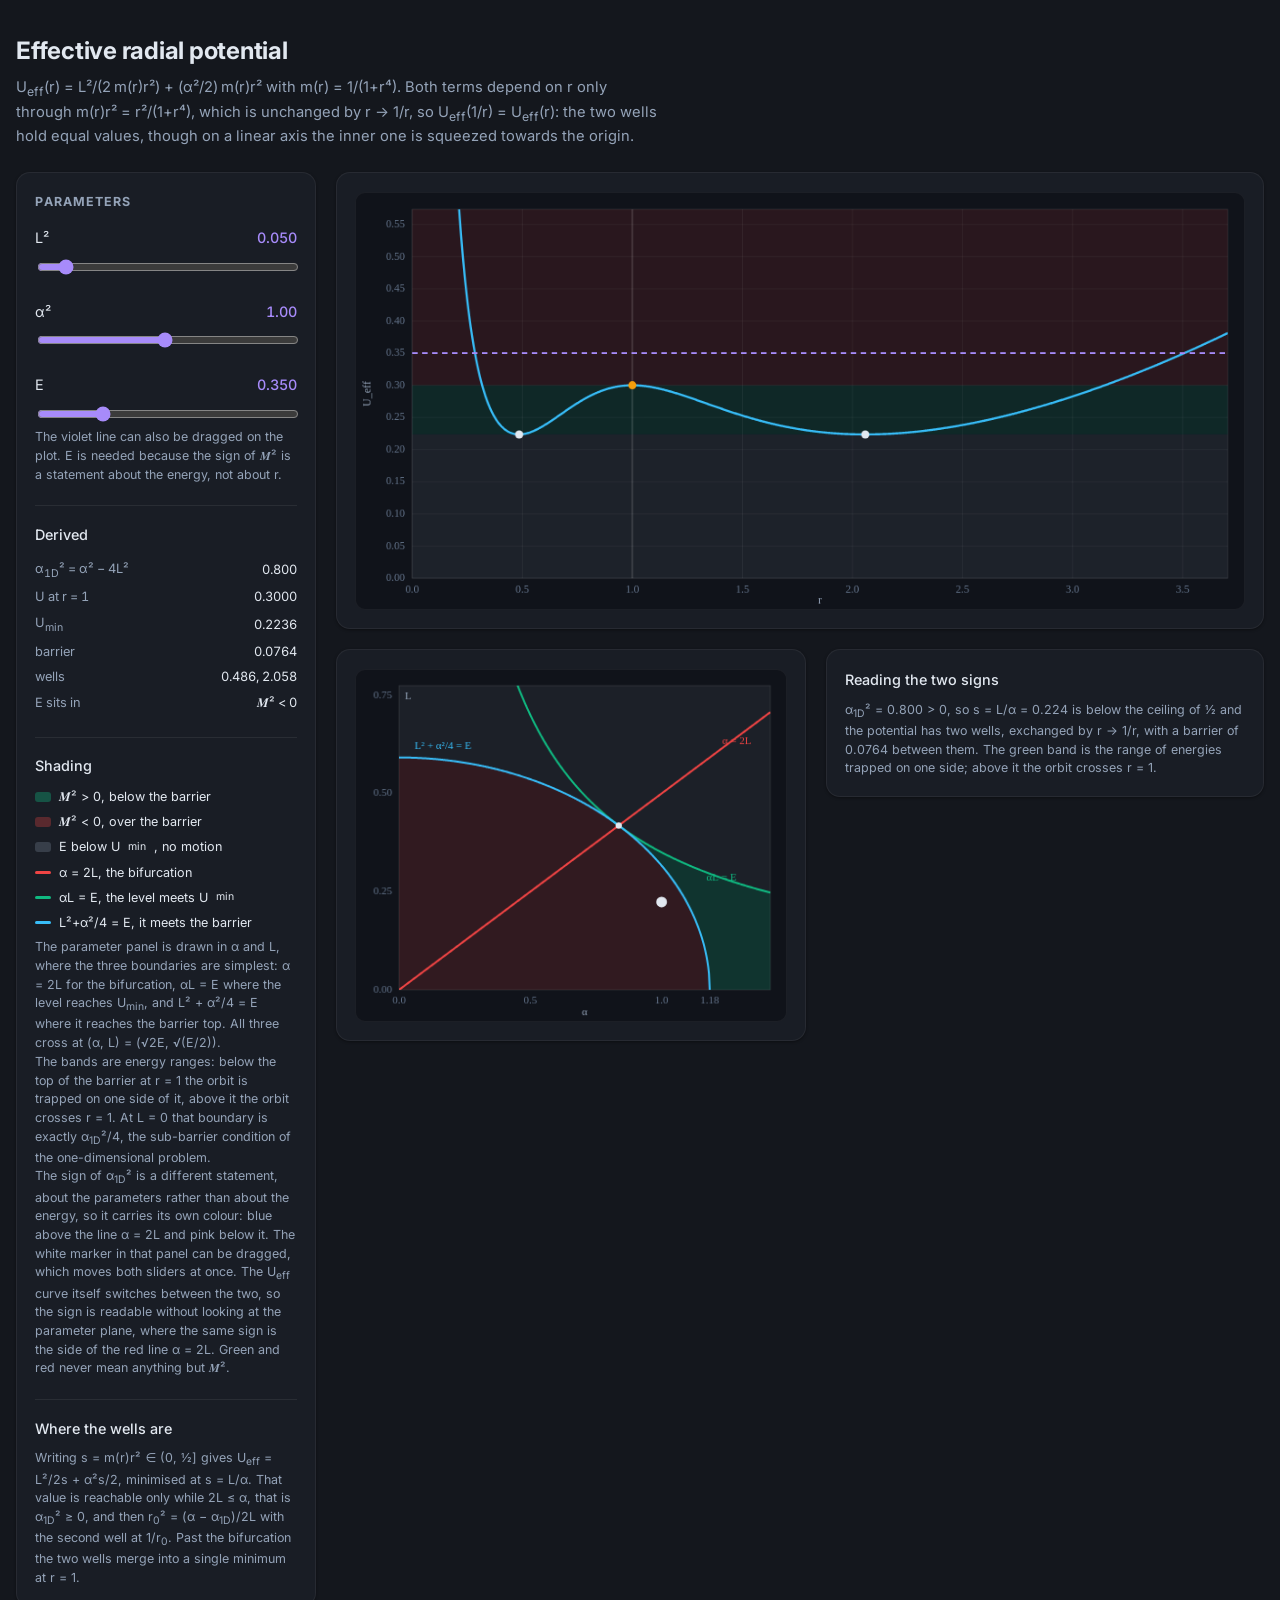
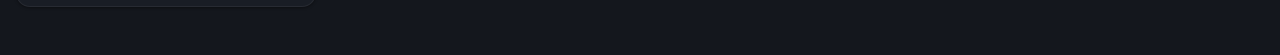
<file: U_eff/radial-ueff.html>
<!DOCTYPE html>
<html lang="en">
<head>
<meta charset="UTF-8">
<meta name="viewport" content="width=device-width, initial-scale=1.0">
<title>Effective radial potential of the lemniscatic oscillator</title>
<link href="https://fonts.googleapis.com/css2?family=Inter:wght@400;500;700&display=swap" rel="stylesheet">
<style>
:root {
  --bg: #14171d;
  --panel: #191d25;
  --text-main: #e2e8f0;
  --text-muted: #94a3b8;
  --accent: #a78bfa;
  --pos: #10b981;
  --neg: #ef4444;
}
* { box-sizing: border-box; }
body {
  margin: 0; padding: 2rem 1rem 3rem;
  background: var(--bg); color: var(--text-main);
  font-family: 'Inter', system-ui, sans-serif; line-height: 1.55;
}
header { max-width: 1500px; margin: 0 auto 1.5rem; }
header h1 { margin: 0 0 0.4rem; font-size: 1.5rem; font-weight: 700; letter-spacing: -0.01em; }
header p { margin: 0; max-width: 72ch; color: var(--text-muted); font-size: 0.92rem; }
.container { max-width: 1500px; margin: 0 auto; display: flex; gap: 1.25rem; align-items: flex-start; }
.panel {
  background: var(--panel); border: 1px solid rgba(255,255,255,0.06);
  border-radius: 14px; padding: 1.15rem; box-shadow: 0 1px 3px rgba(0,0,0,0.4);
}
aside.panel { flex: 0 0 300px; }
.stage { flex: 1; min-width: 0; display: flex; flex-direction: column; gap: 1.25rem; }
canvas {
  display: block; width: 100%; height: auto;
  background: #10131a; border: 1px solid rgba(255,255,255,0.05);
  border-radius: 10px; touch-action: none;
}
.section-title {
  margin: 0 0 1rem; font-size: 0.78rem; font-weight: 700;
  letter-spacing: 0.09em; text-transform: uppercase; color: var(--text-muted);
}
.control-group { margin-bottom: 1.2rem; }
.control-group label {
  display: flex; justify-content: space-between; align-items: baseline;
  margin-bottom: 0.45rem; font-size: 0.9rem;
}
.value { font-variant-numeric: tabular-nums; font-weight: 500; color: var(--accent); }
input[type="range"] { width: 100%; accent-color: var(--accent); cursor: pointer; }
.group { margin-top: 1.3rem; padding-top: 1.1rem; border-top: 1px solid rgba(255,255,255,0.07); }
.group h3 { margin: 0 0 0.6rem; font-size: 0.9rem; font-weight: 500; }
.hint { margin: 0; font-size: 0.78rem; line-height: 1.5; color: var(--text-muted); }
.readout { width: 100%; border-collapse: collapse; font-size: 0.8rem; font-variant-numeric: tabular-nums; }
.readout td { padding: 0.18rem 0; }
.readout td:first-child { color: var(--text-muted); }
.readout td:last-child { text-align: right; }
.key { display: flex; align-items: center; gap: 0.5rem; font-size: 0.79rem; margin-bottom: 0.35rem; }
.key i { width: 16px; height: 10px; border-radius: 3px; flex: none; }
.row { display: flex; gap: 1.25rem; align-items: flex-start; }
.row > .grow { flex: 1; min-width: 0; }
.row > .fixed { flex: 0 0 470px; }
@media (max-width: 1100px) {
  .container, .row { flex-direction: column; }
  aside.panel, .row > .fixed { flex: none; width: 100%; }
}
</style>
</head>
<body>
<header>
  <h1>Effective radial potential</h1>
  <p>
    U<sub>eff</sub>(r) = L²/(2&thinsp;m(r)r²) + (&alpha;²/2)&thinsp;m(r)r² with m(r) = 1/(1+r⁴).
    Both terms depend on r only through m(r)r² = r²/(1+r⁴), which is unchanged by
    r &rarr; 1/r, so U<sub>eff</sub>(1/r) = U<sub>eff</sub>(r): the two wells hold
    equal values, though on a linear axis the inner one is squeezed towards the origin.
  </p>
</header>

<main class="container">
  <aside class="panel">
    <h2 class="section-title">Parameters</h2>

    <div class="control-group">
      <label><span>L²</span><span class="value" id="l2-val">0.050</span></label>
      <input type="range" id="l2-slider" min="0" max="0.6" step="0.005" value="0.05">
    </div>

    <div class="control-group">
      <label><span>&alpha;²</span><span class="value" id="a2-val">1.00</span></label>
      <input type="range" id="a2-slider" min="0.05" max="2" step="0.01" value="1">
    </div>

    <div class="control-group">
      <label><span>E</span><span class="value" id="e-val">0.350</span></label>
      <input type="range" id="e-slider" min="0" max="1.5" step="0.005" value="0.35">
      <p class="hint">
        The violet line can also be dragged on the plot. E is needed because the
        sign of &#119924;² is a statement about the energy, not about r.
      </p>
    </div>

    <div class="group">
      <h3>Derived</h3>
      <table class="readout" id="readout"></table>
    </div>

    <div class="group">
      <h3>Shading</h3>
      <div class="key"><i style="background:rgba(16,185,129,0.35)"></i>&#119924;² &gt; 0, below the barrier</div>
      <div class="key"><i style="background:rgba(239,68,68,0.30)"></i>&#119924;² &lt; 0, over the barrier</div>
      <div class="key"><i style="background:rgba(148,163,184,0.25)"></i>E below U<sub>min</sub>, no motion</div>
      <div class="key"><i style="background:#ef4444;height:3px"></i>&alpha; = 2L, the bifurcation</div>
      <div class="key"><i style="background:#10b981;height:3px"></i>&alpha;L = E, the level meets U<sub>min</sub></div>
      <div class="key"><i style="background:#38bdf8;height:3px"></i>L&sup2;+&alpha;&sup2;/4 = E, it meets the barrier</div>
      <p class="hint">
        The parameter panel is drawn in &alpha; and L, where the three
        boundaries are simplest: &alpha; = 2L for the bifurcation,
        &alpha;L = E where the level reaches U<sub>min</sub>, and
        L&sup2; + &alpha;&sup2;/4 = E where it reaches the barrier top. All
        three cross at (&alpha;, L) = (&radic;2E, &radic;(E/2)).
      </p>
      <p class="hint">
        The bands are energy ranges: below the top of the barrier at r = 1 the
        orbit is trapped on one side of it, above it the orbit crosses r = 1.
        At L = 0 that boundary is exactly &alpha;<sub>1D</sub>²/4, the
        sub-barrier condition of the one-dimensional problem.
      </p>
      <p class="hint">
        The sign of &alpha;<sub>1D</sub>&sup2; is a different statement, about the
        parameters rather than about the energy, so it carries its own colour:
        blue above the line &alpha; = 2L and pink below it. The white
        marker in that panel can be dragged, which moves both sliders at once. The
        U<sub>eff</sub> curve itself switches between the two, so the sign is
        readable without looking at the parameter plane, where the same sign is
        the side of the red line &alpha; = 2L. Green and red never
        mean anything but &#119924;&sup2;.
      </p>
    </div>

    <div class="group">
      <h3>Where the wells are</h3>
      <p class="hint">
        Writing s = m(r)r² &isin; (0, ½] gives U<sub>eff</sub> = L²/2s + &alpha;²s/2,
        minimised at s = L/&alpha;. That value is reachable only while
        2L &le; &alpha;, that is &alpha;<sub>1D</sub>² &ge; 0, and then
        r<sub>0</sub>² = (&alpha; &minus; &alpha;<sub>1D</sub>)/2L with the second
        well at 1/r<sub>0</sub>. Past the bifurcation the two wells merge into a
        single minimum at r = 1.
      </p>
    </div>
  </aside>

  <section class="stage">
    <div class="panel">
      <canvas id="canvas-u" width="980" height="460"></canvas>
    </div>
    <div class="row">
      <div class="panel fixed">
        <canvas id="canvas-par" width="440" height="360"></canvas>
      </div>
      <div class="panel grow">
        <h3 style="margin:0 0 0.6rem;font-size:0.9rem;font-weight:500;">Reading the two signs</h3>
        <p class="hint" id="verdict"></p>
      </div>
    </div>
  </section>
</main>

<script>
let L2 = 0.05, A2 = 1, E = 0.35;

const mr2 = (r) => (r * r) / (1 + r ** 4);          // m(r) r^2, invariant under r -> 1/r
const U = (r) => {
    const s = mr2(r);
    return s > 0 ? L2 / (2 * s) + A2 * s / 2 : Infinity;
};

// alpha_1D^2 = alpha^2 - 4L^2 decides whether s = L/alpha is reachable, since
// s never exceeds 1/2. Above the bifurcation there are two wells exchanged by
// r -> 1/r with a barrier at r = 1; below it a single minimum sits at r = 1.
function shape() {
    const L = Math.sqrt(L2), al = Math.sqrt(A2);
    const a1 = A2 - 4 * L2;
    const uTop = L2 + A2 / 4;                        // U at r = 1
    if (a1 > 0 && L2 > 0) {
        const r0sq = (al - Math.sqrt(a1)) / (2 * L);
        return { a1, uTop, uMin: al * L, r0: Math.sqrt(r0sq), split: true };
    }
    if (L2 === 0) return { a1, uTop, uMin: 0, r0: 0, split: true };  // the 1D case
    return { a1, uTop, uMin: uTop, r0: 1, split: false };
}

const PAD = { l: 62, r: 18, t: 18, b: 34 };

function frameU() {
    const cv = document.getElementById('canvas-u');
    const w = cv.width, h = cv.height;
    const pw = w - PAD.l - PAD.r, ph = h - PAD.t - PAD.b;
    const sh = shape();
    const yMax = Math.max(sh.uTop * 1.9, sh.uMin + 0.35);
    // Linear in r, wide enough to hold the outer well with room to spare.
    const outer = sh.split && L2 > 0 ? 1 / sh.r0 : 1.6;
    const rMax = Math.min(10, Math.max(3, 1.8 * outer));
    return {
        cv, ctx: cv.getContext('2d'), w, h, pw, ph, sh, yMax, rMax,
        toX: (r) => PAD.l + (r / rMax) * pw,
        toY: (u) => PAD.t + ph - (u / yMax) * ph,
        toU: (py) => (PAD.t + ph - py) / ph * yMax
    };
}

function drawU() {
    const F = frameU(), ctx = F.ctx;
    ctx.clearRect(0, 0, F.w, F.h);
    ctx.font = '12px Inter';

    // energy bands: below U_min nothing moves, then the sub-barrier band, then
    // the region over the barrier. With a single well the middle band is empty.
    const yTop = F.toY(F.sh.uTop), yMin = F.toY(F.sh.uMin), yZero = F.toY(0);
    ctx.fillStyle = 'rgba(148,163,184,0.10)';
    ctx.fillRect(PAD.l, yMin, F.pw, Math.max(0, yZero - yMin));
    if (F.sh.split && yMin - yTop > 0.5) {
        ctx.fillStyle = 'rgba(16,185,129,0.13)';
        ctx.fillRect(PAD.l, yTop, F.pw, yMin - yTop);
    }
    ctx.fillStyle = 'rgba(239,68,68,0.11)';
    ctx.fillRect(PAD.l, PAD.t, F.pw, Math.max(0, yTop - PAD.t));

    // frame and ticks
    ctx.strokeStyle = 'rgba(255,255,255,0.10)';
    ctx.lineWidth = 1;
    ctx.strokeRect(PAD.l, PAD.t, F.pw, F.ph);
    ctx.fillStyle = '#64748b';
    ctx.textAlign = 'center';
    ctx.textBaseline = 'top';
    const rStep = F.rMax <= 4 ? 0.5 : 1;
    for (let r = 0; r <= F.rMax + 1e-9; r += rStep) {
        const x = F.toX(r);
        ctx.strokeStyle = 'rgba(255,255,255,0.06)';
        ctx.beginPath(); ctx.moveTo(x, PAD.t); ctx.lineTo(x, PAD.t + F.ph); ctx.stroke();
        ctx.fillText(r.toFixed(rStep < 1 ? 1 : 0), x, PAD.t + F.ph + 7);
    }
    // r = 1 is the fixed point of r -> 1/r, and the top of the barrier
    const xOne = F.toX(1);
    ctx.strokeStyle = 'rgba(255,255,255,0.22)';
    ctx.beginPath(); ctx.moveTo(xOne, PAD.t); ctx.lineTo(xOne, PAD.t + F.ph); ctx.stroke();
    ctx.textAlign = 'right';
    ctx.textBaseline = 'middle';
    const stepY = F.yMax > 1 ? 0.25 : 0.05;
    for (let u = 0; u <= F.yMax; u += stepY) {
        const y = F.toY(u);
        ctx.strokeStyle = 'rgba(255,255,255,0.05)';
        ctx.beginPath(); ctx.moveTo(PAD.l, y); ctx.lineTo(PAD.l + F.pw, y); ctx.stroke();
        ctx.fillText(u.toFixed(2), PAD.l - 8, y);
    }
    ctx.fillStyle = '#94a3b8';
    ctx.textAlign = 'center';
    ctx.textBaseline = 'alphabetic';
    ctx.fillText('r', PAD.l + F.pw / 2, F.h - 6);
    ctx.save();
    ctx.translate(16, PAD.t + F.ph / 2);
    ctx.rotate(-Math.PI / 2);
    ctx.fillText('U_eff', 0, 0);
    ctx.restore();

    // the potential
    ctx.save();
    ctx.beginPath();
    ctx.rect(PAD.l, PAD.t, F.pw, F.ph);
    ctx.clip();
    // The curve itself carries the sign of alpha_1D^2: blue while the two
    // wells exist, pink once they have merged into one.
    ctx.strokeStyle = F.sh.split ? '#38bdf8' : '#f472b6';
    ctx.lineWidth = 2.4;
    ctx.beginPath();
    for (let i = 1; i <= 1200; i++) {
        const r = F.rMax * i / 1200;
        const y = F.toY(U(r));
        i > 1 ? ctx.lineTo(F.toX(r), y) : ctx.moveTo(F.toX(r), y);
    }
    ctx.stroke();

    // the minima, and the barrier top at r = 1
    ctx.fillStyle = '#e2e8f0';
    const wells = F.sh.split && L2 > 0 ? [F.sh.r0, 1 / F.sh.r0] : (L2 > 0 ? [1] : []);
    for (const r of wells) {
        ctx.beginPath(); ctx.arc(F.toX(r), F.toY(U(r)), 4.5, 0, Math.PI * 2); ctx.fill();
    }
    if (F.sh.split && L2 > 0) {
        ctx.fillStyle = '#f59e0b';
        ctx.beginPath(); ctx.arc(F.toX(1), F.toY(F.sh.uTop), 4.5, 0, Math.PI * 2); ctx.fill();
    }

    // the energy level
    const yE = F.toY(E);
    ctx.strokeStyle = '#a78bfa';
    ctx.lineWidth = 2;
    ctx.setLineDash([6, 5]);
    ctx.beginPath(); ctx.moveTo(PAD.l, yE); ctx.lineTo(PAD.l + F.pw, yE); ctx.stroke();
    ctx.setLineDash([]);
    ctx.restore();

    F.cv._level = { y: yE, toValue: F.toU };
}

function drawPar() {
    const cv = document.getElementById('canvas-par');
    const ctx = cv.getContext('2d');
    const w = cv.width, h = cv.height;
    const P = { l: 44, r: 16, t: 16, b: 32 };
    const pw = w - P.l - P.r, ph = h - P.t - P.b;

    // Drawn in alpha and L rather than their squares, which is where the three
    // boundaries take their simplest form:
    //   alpha = 2L            the bifurcation, alpha_1D^2 = 0
    //   alpha L = E           the level reaches U_min, below it nothing moves
    //   L^2 + alpha^2/4 = E   the level reaches the barrier top U(1)
    // All three pass through (alpha, L) = (sqrt(2E), sqrt(E/2)).
    const AMAX = Math.sqrt(2), LMAX = Math.sqrt(0.6);
    const toX = (al) => P.l + (al / AMAX) * pw;
    const toY = (L) => P.t + ph - (L / LMAX) * ph;

    ctx.clearRect(0, 0, w, h);
    ctx.font = '12px Inter';

    // Regions classified pixel by pixel. Three flat fills, nothing overlaid:
    // where the level is below U_min nothing moves at all, so that region says
    // nothing about M^2 or about alpha_1D^2 and is left plain grey. The sign of
    // alpha_1D^2 is carried by the red line alpha = 2L.
    const BG = [16, 19, 26];
    const mix = (c, a) => [BG[0] + (c[0] - BG[0]) * a,
                           BG[1] + (c[1] - BG[1]) * a,
                           BG[2] + (c[2] - BG[2]) * a];
    const FILL = {
        pos: mix([16, 185, 129], 0.20),      // M^2 > 0, trapped on one side
        neg: mix([239, 68, 68], 0.15),       // M^2 < 0, crosses r = 1
        none: mix([148, 163, 184], 0.09)     // E below U_min, no motion
    };
    const img = ctx.createImageData(pw, ph);
    for (let py = 0; py < ph; py++) {
        const L = ((ph - py - 0.5) / ph) * LMAX, l2 = L * L;
        for (let px = 0; px < pw; px++) {
            const al = ((px + 0.5) / pw) * AMAX, a2 = al * al;
            const a1 = a2 - 4 * l2;
            const uTop = l2 + a2 / 4;
            const uMin = a1 > 0 ? al * L : uTop;
            const rgb = E < uMin ? FILL.none
                      : (a1 > 0 && E < uTop) ? FILL.pos : FILL.neg;
            const k = 4 * (py * pw + px);
            img.data[k] = rgb[0]; img.data[k + 1] = rgb[1];
            img.data[k + 2] = rgb[2]; img.data[k + 3] = 255;
        }
    }
    ctx.putImageData(img, P.l, P.t);

    ctx.save();
    ctx.beginPath();
    ctx.rect(P.l, P.t, pw, ph);
    ctx.clip();

    const curve = (f, from, to, colour) => {
        ctx.strokeStyle = colour;
        ctx.lineWidth = 2;
        ctx.beginPath();
        let pen = false;
        for (let i = 0; i <= 400; i++) {
            const al = from + (to - from) * i / 400;
            const L = f(al);
            if (!Number.isFinite(L) || L < 0) { pen = false; continue; }
            const x = toX(al), y = toY(L);
            if (!pen) { ctx.moveTo(x, y); pen = true; } else ctx.lineTo(x, y);
        }
        ctx.stroke();
    };

    curve((al) => al / 2, 0, AMAX, '#ef4444');                        // alpha = 2L
    curve((al) => E / al, 1e-6, AMAX, '#10b981');                     // alpha L = E
    curve((al) => Math.sqrt(Math.max(0, E - al * al / 4)), 0, Math.min(AMAX, 2 * Math.sqrt(E)),
          '#38bdf8');                                                 // L^2 + alpha^2/4 = E

    // the point the three of them share
    const aT = Math.sqrt(2 * E), lT = Math.sqrt(E / 2);
    ctx.fillStyle = '#e2e8f0';
    ctx.beginPath(); ctx.arc(toX(aT), toY(lT), 3.2, 0, Math.PI * 2); ctx.fill();
    ctx.restore();

    ctx.strokeStyle = 'rgba(255,255,255,0.10)';
    ctx.lineWidth = 1;
    ctx.strokeRect(P.l, P.t, pw, ph);

    // labels on the curves themselves
    ctx.font = '11px Inter';
    ctx.textAlign = 'left';
    ctx.textBaseline = 'middle';
    ctx.fillStyle = '#ef4444';
    ctx.fillText('\u03b1 = 2L', toX(AMAX * 0.86) + 4, toY(AMAX * 0.43) - 10);
    ctx.fillStyle = '#10b981';
    ctx.fillText('\u03b1L = E', toX(Math.min(AMAX * 0.97, E / (LMAX * 0.22))) - 54,
                 toY(Math.min(LMAX * 0.95, E / (AMAX * 0.97))) - 12);
    ctx.fillStyle = '#38bdf8';
    ctx.fillText('L\u00b2 + \u03b1\u00b2/4 = E', toX(0.06), toY(Math.sqrt(E)) - 12);

    ctx.fillStyle = '#64748b';
    ctx.textAlign = 'center';
    ctx.textBaseline = 'top';
    for (const v of [0, 0.5, 1]) ctx.fillText(v.toFixed(1), toX(v), P.t + ph + 6);
    ctx.fillText((2 * Math.sqrt(E)).toFixed(2), toX(2 * Math.sqrt(E)), P.t + ph + 6);
    ctx.textAlign = 'right';
    ctx.textBaseline = 'middle';
    for (const v of [0, 0.25, 0.5, 0.75]) ctx.fillText(v.toFixed(2), P.l - 7, toY(v));
    ctx.fillStyle = '#94a3b8';
    ctx.textAlign = 'center';
    ctx.textBaseline = 'alphabetic';
    ctx.fillText('\u03b1', P.l + pw / 2, h - 6);
    ctx.textAlign = 'left';
    ctx.fillText('L', P.l + 6, P.t + 14);

    ctx.fillStyle = '#e2e8f0';
    const al0 = Math.sqrt(A2), L0 = Math.sqrt(L2);
    ctx.beginPath(); ctx.arc(toX(al0), toY(L0), 5.5, 0, Math.PI * 2); ctx.fill();

    // Marker position, and the inverses of the two axis maps returned already
    // squared, since the sliders carry L^2 and alpha^2.
    cv._map = {
        x: toX(al0), y: toY(L0),
        toA2: (px) => (((px - P.l) / pw) * AMAX) ** 2,
        toL2: (py) => (((P.t + ph - py) / ph) * LMAX) ** 2
    };
}

function refresh() {
    const sh = shape();
    document.getElementById('l2-val').textContent = L2.toFixed(3);
    document.getElementById('a2-val').textContent = A2.toFixed(2);
    document.getElementById('e-val').textContent = E.toFixed(3);

    const band = E < sh.uMin ? 'below U<sub>min</sub>'
               : (sh.split && E < sh.uTop) ? '&#119924;&sup2; &gt; 0'
               : '&#119924;&sup2; &lt; 0';
    document.getElementById('readout').innerHTML = `
      <tr><td>&alpha;<sub>1D</sub>&sup2; = &alpha;&sup2; &minus; 4L&sup2;</td><td>${sh.a1.toFixed(3)}</td></tr>
      <tr><td>U at r = 1</td><td>${sh.uTop.toFixed(4)}</td></tr>
      <tr><td>U<sub>min</sub></td><td>${sh.uMin.toFixed(4)}</td></tr>
      <tr><td>barrier</td><td>${Math.max(0, sh.uTop - sh.uMin).toFixed(4)}</td></tr>
      <tr><td>wells</td><td>${sh.split && L2 > 0
          ? sh.r0.toFixed(3) + ', ' + (1 / sh.r0).toFixed(3)
          : (L2 === 0 ? '0, &infin;' : 'r = 1')}</td></tr>
      <tr><td>E sits in</td><td>${band}</td></tr>`;

    const v = document.getElementById('verdict');
    v.innerHTML = sh.a1 > 0
      ? `&alpha;<sub>1D</sub>&sup2; = ${sh.a1.toFixed(3)} &gt; 0, so s = L/&alpha; = ${
          Math.sqrt(L2 / A2).toFixed(3)} is below the ceiling of &frac12; and the potential has two wells,
        exchanged by r &rarr; 1/r, with a barrier of ${
          Math.max(0, sh.uTop - sh.uMin).toFixed(4)} between them. The green band is
        the range of energies trapped on one side; above it the orbit crosses r = 1.`
      : `&alpha;<sub>1D</sub>&sup2; = ${sh.a1.toFixed(3)} &le; 0, so s = L/&alpha; would have to
        exceed the ceiling of &frac12; and cannot be reached. The two wells have merged
        into a single minimum at r = 1, there is no barrier left, and no energy is
        trapped on one side: the green band is empty and &#119924;&sup2; &lt; 0 throughout.`;

    drawU();
    drawPar();
}

// --- sliders and the draggable level ------------------------------------

function bind(id, set) {
    const el = document.getElementById(id);
    el.addEventListener('input', (e) => { set(parseFloat(e.target.value)); refresh(); });
    return el;
}
bind('l2-slider', (v) => { L2 = v; });
bind('a2-slider', (v) => { A2 = v; });
const eSlider = bind('e-slider', (v) => { E = v; });

function setE(value) {
    const lo = parseFloat(eSlider.min), hi = parseFloat(eSlider.max);
    const step = parseFloat(eSlider.step);
    const v = parseFloat(
        (Math.round(Math.min(hi, Math.max(lo, value)) / step) * step).toFixed(6));
    if (v === E) return;
    E = v;
    eSlider.value = String(v);
    refresh();
}

// Dragging the marker in the parameter plane sets both sliders at once.
function setParams(l2, a2) {
    const ls = document.getElementById('l2-slider');
    const as = document.getElementById('a2-slider');
    const q = (el, v) => {
        const lo = parseFloat(el.min), hi = parseFloat(el.max), st = parseFloat(el.step);
        return parseFloat(
            (Math.round(Math.min(hi, Math.max(lo, v)) / st) * st).toFixed(6));
    };
    const nl = q(ls, l2), na = q(as, a2);
    if (nl === L2 && na === A2) return;
    L2 = nl; A2 = na;
    ls.value = String(nl);
    as.value = String(na);
    refresh();
}

(function attachParamDrag() {
    const cv = document.getElementById('canvas-par');
    let dragging = false;
    const at = (ev) => {
        const r = cv.getBoundingClientRect();
        return [(ev.clientX - r.left) * cv.width / r.width,
                (ev.clientY - r.top) * cv.height / r.height];
    };
    const onDot = (px, py) =>
        cv._map && Math.hypot(px - cv._map.x, py - cv._map.y) <= 12;

    cv.addEventListener('pointerdown', (ev) => {
        const [px, py] = at(ev);
        if (!onDot(px, py)) return;
        dragging = true;
        cv.setPointerCapture(ev.pointerId);
        cv.style.cursor = 'grabbing';
        ev.preventDefault();
    });
    cv.addEventListener('pointermove', (ev) => {
        const [px, py] = at(ev);
        if (!dragging) { cv.style.cursor = onDot(px, py) ? 'grab' : 'default'; return; }
        setParams(cv._map.toL2(py), cv._map.toA2(px));
        ev.preventDefault();
    });
    const release = (ev) => {
        if (!dragging) return;
        dragging = false;
        if (cv.hasPointerCapture(ev.pointerId)) cv.releasePointerCapture(ev.pointerId);
        cv.style.cursor = 'grab';
    };
    cv.addEventListener('pointerup', release);
    cv.addEventListener('pointercancel', release);
})();

(function attachLevelDrag() {
    const cv = document.getElementById('canvas-u');
    let dragging = false;
    const yAt = (ev) => {
        const r = cv.getBoundingClientRect();
        return (ev.clientY - r.top) * cv.height / r.height;
    };
    const onLine = (py) => cv._level && Math.abs(py - cv._level.y) <= 9;

    cv.addEventListener('pointerdown', (ev) => {
        if (!onLine(yAt(ev))) return;
        dragging = true;
        cv.setPointerCapture(ev.pointerId);
        cv.style.cursor = 'grabbing';
        ev.preventDefault();
    });
    cv.addEventListener('pointermove', (ev) => {
        const py = yAt(ev);
        if (!dragging) { cv.style.cursor = onLine(py) ? 'ns-resize' : 'default'; return; }
        setE(cv._level.toValue(py));
        ev.preventDefault();
    });
    const release = (ev) => {
        if (!dragging) return;
        dragging = false;
        if (cv.hasPointerCapture(ev.pointerId)) cv.releasePointerCapture(ev.pointerId);
        cv.style.cursor = 'ns-resize';
    };
    cv.addEventListener('pointerup', release);
    cv.addEventListener('pointercancel', release);
})();

refresh();
</script>
</body>
</html>
</file>
<file: duffing/style.css>
:root {
  --bg: #14171d;
  --panel: #191d25;
  --text-main: #e2e8f0;
  --text-muted: #94a3b8;
  --accent: #10b981;
  --shadow-sm: 0 1px 3px rgba(0,0,0,0.4);
}

* { box-sizing: border-box; }

body {
  margin: 0;
  padding: 2rem 1.5rem 3rem;
  background: var(--bg);
  color: var(--text-main);
  font-family: 'Inter', system-ui, sans-serif;
  line-height: 1.55;
}

header {
  max-width: 1320px;
  margin: 0 auto 2rem;
}

header h1 {
  margin: 0 0 0.4rem;
  font-size: 1.5rem;
  font-weight: 700;
  letter-spacing: -0.01em;
}

header p {
  margin: 0;
  max-width: 62ch;
  color: var(--text-muted);
  font-size: 0.92rem;
}

.container {
  max-width: 1320px;
  margin: 0 auto;
  display: flex;
  gap: 1.5rem;
  align-items: flex-start;
}

.panel {
  background: var(--panel);
  border: 1px solid rgba(255,255,255,0.06);
  border-radius: 14px;
  padding: 1.25rem;
  box-shadow: var(--shadow-sm);
}

aside.panel {
  flex: 0 0 320px;
}

.plots {
  flex: 1;
  min-width: 0;
  display: flex;
  flex-direction: column;
  gap: 1.5rem;
}

.section-title {
  margin: 0 0 1rem;
  font-size: 0.78rem;
  font-weight: 700;
  letter-spacing: 0.09em;
  text-transform: uppercase;
  color: var(--text-muted);
}

.control-group { margin-bottom: 1.4rem; }

.control-group label {
  display: flex;
  justify-content: space-between;
  align-items: baseline;
  margin-bottom: 0.5rem;
  font-size: 0.9rem;
}

.value-display {
  font-variant-numeric: tabular-nums;
  font-weight: 500;
  color: var(--accent);
}

.slider-container input[type="range"] {
  width: 100%;
  accent-color: var(--accent);
  cursor: pointer;
}

.info-group {
  margin-top: 1.4rem;
  padding-top: 1.1rem;
  border-top: 1px solid rgba(255,255,255,0.07);
}

.info-group h3 {
  margin: 0 0 0.6rem;
  font-size: 0.9rem;
  font-weight: 500;
}

.hint {
  margin: 0;
  font-size: 0.78rem;
  line-height: 1.5;
  color: var(--text-muted);
}

.readout {
  width: 100%;
  border-collapse: collapse;
  font-size: 0.82rem;
  font-variant-numeric: tabular-nums;
}

.readout td { padding: 0.18rem 0; }
.readout td:first-child { color: var(--text-muted); }
.readout td:last-child { text-align: right; }

.plot-block { width: 100%; }

.plot-title {
  display: flex;
  justify-content: space-between;
  align-items: center;
  margin-bottom: 0.6rem;
  font-size: 0.85rem;
  color: var(--text-muted);
}

.legend { display: flex; gap: 1rem; }

.key { display: inline-flex; align-items: center; gap: 0.35rem; }

.key i {
  width: 20px;
  height: 3px;
  border-radius: 2px;
  display: inline-block;
}

canvas {
  width: 100%;
  height: auto;
  background: #10131a;
  border: 1px solid rgba(255,255,255,0.05);
  border-radius: 10px;
}

.note {
  margin: 0;
  font-size: 0.85rem;
  color: var(--text-muted);
}

.note strong { color: var(--text-main); font-weight: 500; }

@media (max-width: 1000px) {
  .container { flex-direction: column; }
  aside.panel { flex: none; width: 100%; }
}

.plot-row {
  display: flex;
  gap: 1.5rem;
  width: 100%;
}

.plot-block.half { flex: 1; min-width: 0; }

@media (max-width: 900px) {
  .plot-row { flex-direction: column; }
}

.toggle { display: flex; align-items: center; gap: 0.6rem; cursor: pointer; user-select: none; font-size: 0.88rem; }

.toggle input[type="checkbox"] {
  appearance: none; -webkit-appearance: none;
  width: 38px; height: 21px; border-radius: 999px;
  background: rgba(255,255,255,0.12);
  border: 1px solid rgba(255,255,255,0.12);
  position: relative; cursor: pointer; flex: none;
  transition: background 0.18s ease;
}

.toggle input[type="checkbox"]::after {
  content: ""; position: absolute; top: 2px; left: 2px;
  width: 15px; height: 15px; border-radius: 50%; background: #cbd5e1;
  transition: transform 0.18s ease;
}

.toggle input[type="checkbox"]:checked { background: rgba(16,185,129,0.55); }
.toggle input[type="checkbox"]:checked::after { transform: translateX(17px); background: #fff; }
</file>
<file: P_4/style.css>
:root {
  --bg: #14171d;
  --panel: #191d25;
  --text-main: #e2e8f0;
  --text-muted: #94a3b8;
  --accent: #10b981;
}

* { box-sizing: border-box; }

body {
  margin: 0;
  padding: 2rem 1.5rem 3rem;
  background: var(--bg);
  color: var(--text-main);
  font-family: 'Inter', system-ui, sans-serif;
  line-height: 1.55;
}

header { max-width: 1360px; margin: 0 auto 1.8rem; }
header h1 { margin: 0 0 0.35rem; font-size: 1.45rem; font-weight: 700; letter-spacing: -0.01em; }
header p { margin: 0; max-width: 64ch; color: var(--text-muted); font-size: 0.92rem; }

.container {
  max-width: 1360px;
  margin: 0 auto;
  display: flex;
  gap: 1.5rem;
  align-items: flex-start;
}

.panel {
  background: var(--panel);
  border: 1px solid rgba(255,255,255,0.06);
  border-radius: 14px;
  padding: 1.25rem;
}

aside.panel { flex: 0 0 320px; }
.plots { flex: 1; min-width: 0; }

.section-title {
  margin: 0 0 1rem;
  font-size: 0.76rem;
  font-weight: 700;
  letter-spacing: 0.09em;
  text-transform: uppercase;
  color: var(--text-muted);
}

.control-group { margin-bottom: 1.25rem; }

.control-group label {
  display: flex;
  justify-content: space-between;
  align-items: baseline;
  margin-bottom: 0.45rem;
  font-size: 0.9rem;
}

.value-display { font-variant-numeric: tabular-nums; font-weight: 500; color: var(--accent); }

input[type="range"] { width: 100%; accent-color: var(--accent); cursor: pointer; }

.hint { margin: 0.4rem 0 0; font-size: 0.76rem; line-height: 1.45; color: var(--text-muted); }

.info-group {
  margin-top: 1.3rem;
  padding-top: 1rem;
  border-top: 1px solid rgba(255,255,255,0.07);
}

.info-group h3 { margin: 0 0 0.5rem; font-size: 0.88rem; font-weight: 500; }

.readout { width: 100%; border-collapse: collapse; font-size: 0.81rem; font-variant-numeric: tabular-nums; }
.readout td { padding: 0.16rem 0; }
.readout td:first-child { color: var(--text-muted); }
.readout td:last-child { text-align: right; }

.plot-title {
  display: flex;
  justify-content: space-between;
  align-items: center;
  margin-bottom: 0.6rem;
  font-size: 0.85rem;
  color: var(--text-muted);
}

.legend { display: flex; gap: 1rem; }
.key { display: inline-flex; align-items: center; gap: 0.35rem; }
.key i { width: 20px; height: 3px; border-radius: 2px; display: inline-block; }

canvas {
  width: 100%;
  height: auto;
  background: #10131a;
  border: 1px solid rgba(255,255,255,0.05);
  border-radius: 10px;
}

.note { margin: 0.8rem 0 0; font-size: 0.85rem; color: var(--text-muted); }
.note strong { color: var(--text-main); font-weight: 500; }

@media (max-width: 1000px) {
  .container { flex-direction: column; }
  aside.panel { flex: none; width: 100%; }
}

.pot-row { display: flex; gap: 1.25rem; margin-top: 1.5rem; }
.pot-block { flex: 1; min-width: 0; }

@media (max-width: 900px) { .pot-row { flex-direction: column; } }
</file>
